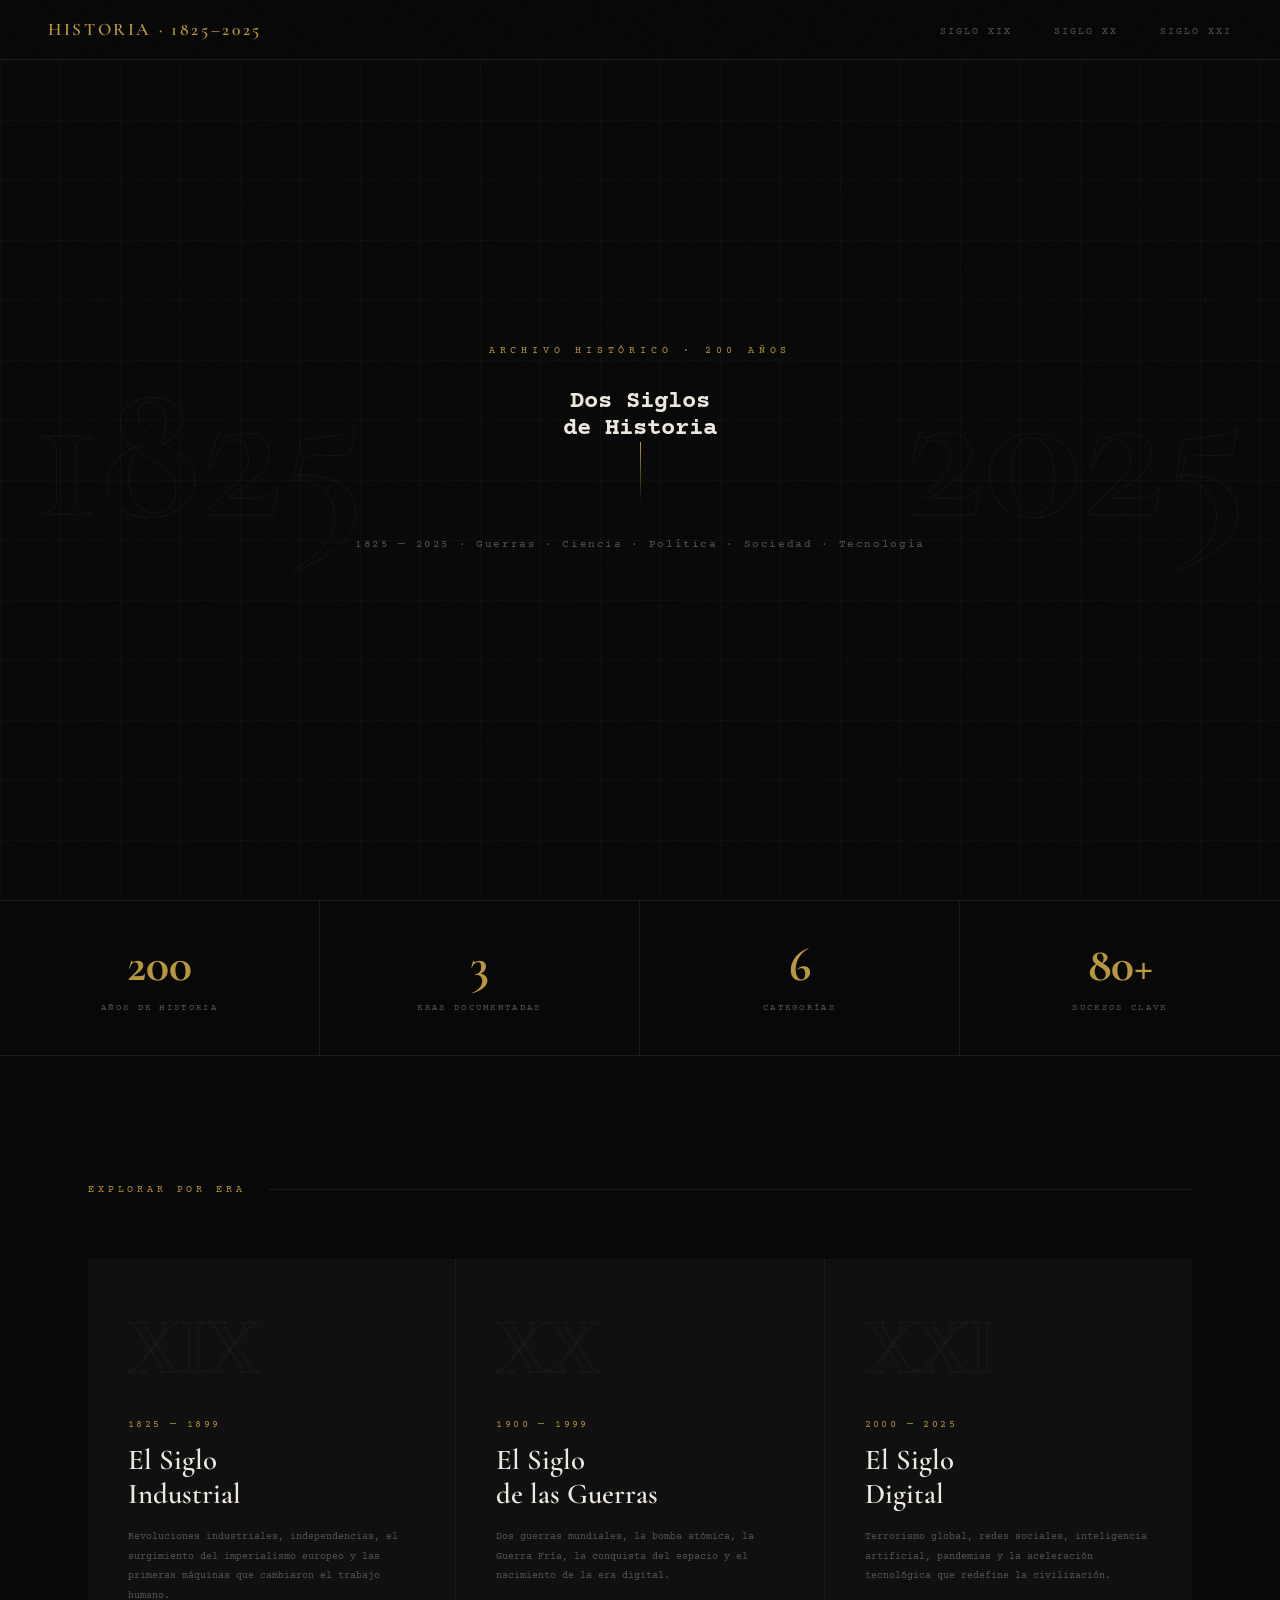
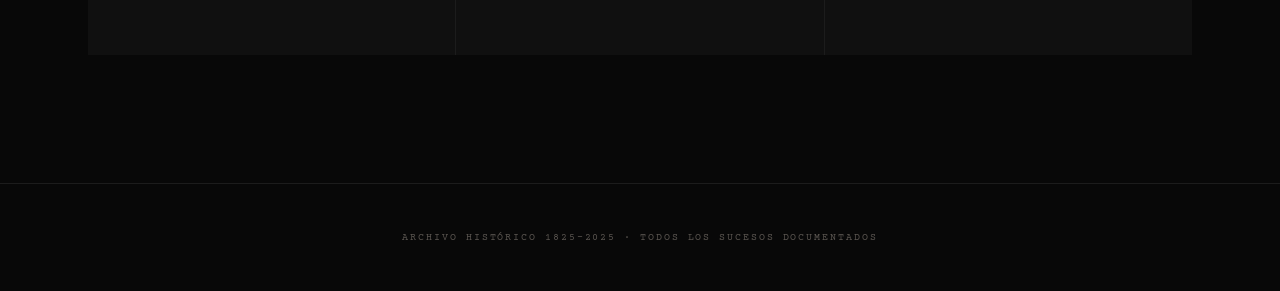
<file: dos siglos de historia/index.html>
<!DOCTYPE html>
<html lang="es">
<head>
<meta charset="UTF-8">
<meta name="viewport" content="width=device-width, initial-scale=1.0">
<title>Dos Siglos de Historia</title>
<link rel="stylesheet" href="style.css">
</head>
<body>
 
<header class="site-header">
  <a href="index.html" class="site-logo">Historia · 1825–2025</a>
  <nav class="site-nav">
    <a href="siglo19.html">Siglo XIX</a>
    <a href="siglo20.html">Siglo XX</a>
    <a href="siglo21.html">Siglo XXI</a>
  </nav>
</header>
 
<section class="hero">
  <div class="hero-grid"></div>
  <div class="hero-years">
    <span class="hero-year-ghost">1825</span>
    <span class="hero-year-ghost">2025</span>
  </div>
  <div class="hero-content">
    <p class="hero-eyebrow">Archivo histórico · 200 años</p>
    <h1>Dos <strong>Siglos</strong><br>de Historia</h1>
    <div class="hero-line"></div>
    <p class="hero-sub">1825 — 2025 · Guerras · Ciencia · Política · Sociedad · Tecnología</p>
  </div>
</section>
 
<div class="stats-bar">
  <div class="stat-item">
    <span class="stat-number">200</span>
    <span class="stat-label">Años de historia</span>
  </div>
  <div class="stat-item">
    <span class="stat-number">3</span>
    <span class="stat-label">Eras documentadas</span>
  </div>
  <div class="stat-item">
    <span class="stat-number">6</span>
    <span class="stat-label">Categorías</span>
  </div>
  <div class="stat-item">
    <span class="stat-number">80+</span>
    <span class="stat-label">Sucesos clave</span>
  </div>
</div>
 
<section class="cards-section">
  <div class="section-label">Explorar por era</div>
  <div class="era-cards">
 
    <a href="siglo19.html" class="era-card">
      <div class="era-number">XIX</div>
      <div class="era-period">1825 — 1899</div>
      <div class="era-name">El Siglo<br>Industrial</div>
      <p class="era-desc">Revoluciones industriales, independencias, el surgimiento del imperialismo europeo y las primeras máquinas que cambiaron el trabajo humano.</p>
      <span class="era-arrow">→ Explorar</span>
    </a>
 
    <a href="siglo20.html" class="era-card">
      <div class="era-number">XX</div>
      <div class="era-period">1900 — 1999</div>
      <div class="era-name">El Siglo<br>de las Guerras</div>
      <p class="era-desc">Dos guerras mundiales, la bomba atómica, la Guerra Fría, la conquista del espacio y el nacimiento de la era digital.</p>
      <span class="era-arrow">→ Explorar</span>
    </a>
 
    <a href="siglo21.html" class="era-card">
      <div class="era-number">XXI</div>
      <div class="era-period">2000 — 2025</div>
      <div class="era-name">El Siglo<br>Digital</div>
      <p class="era-desc">Terrorismo global, redes sociales, inteligencia artificial, pandemias y la aceleración tecnológica que redefine la civilización.</p>
      <span class="era-arrow">→ Explorar</span>
    </a>
 
  </div>
</section>
 
<footer>
  <p>Archivo histórico 1825–2025 · Todos los sucesos documentados</p>
</footer>
 
</body>
</html>
</file>
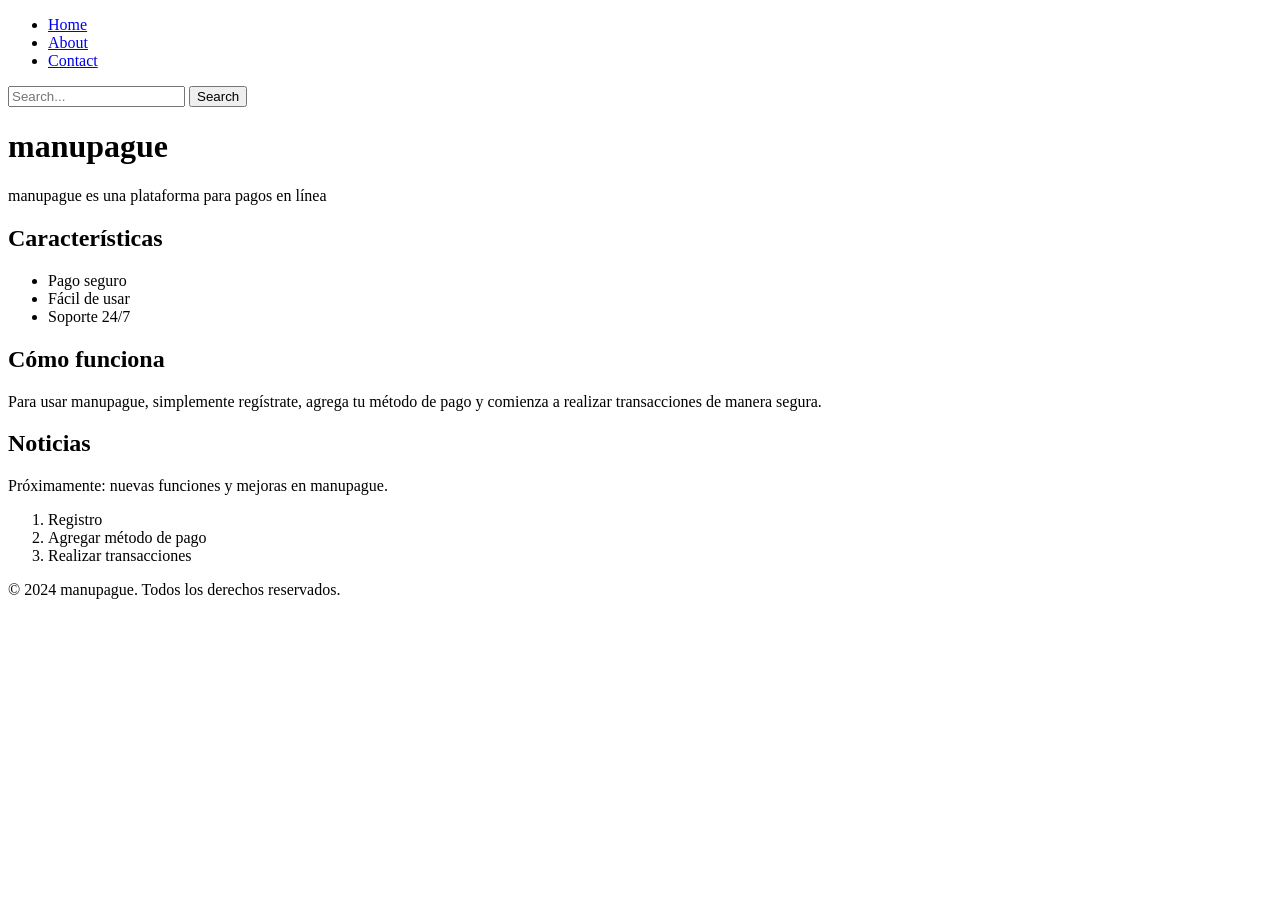
<file: manupague/index.html>
<!DOCTYPE html>
<html lang="en">
<head>
    <meta charset="UTF-8">
    <meta name="viewport" content="width=device-width, initial-scale=1.0">
    <title>manupague</title>
</head>
<body>
    <header>
        <nav>
            <ul>
                <li><a href="index.html">Home</a></li>
                <li><a href="about.html">About</a></li>
                <li><a href="contact.html">Contact</a></li>
            </ul>
            <form action="search.html" method="get">
                <input type="text" name="query" placeholder="Search...">
                <button type="submit">Search</button>
    </header>
    <main>
        <header>
        <h1>manupague</h1>
        <p>manupague es una plataforma para pagos en línea</p>
        </header>
        <section>
            <h2>Características</h2>
            <ul>
                <li>Pago seguro</li>
                <li>Fácil de usar</li>
                <li>Soporte 24/7</li>
            </ul>
        </section>
        <section>
            <h2>Cómo funciona</h2>
            <p>Para usar manupague, simplemente regístrate, agrega tu método de pago y comienza a realizar transacciones de manera segura.</p>
        </section>

    </main>
    <aside>
        <h2>Noticias</h2>
        <p>Próximamente: nuevas funciones y mejoras en manupague.</p>
    </aside>
    <ol>
        <li>Registro</li>
        <li>Agregar método de pago</li>
        <li>Realizar transacciones</li>
    </ol>
    <footer>
        <p>&copy; 2024 manupague. Todos los derechos reservados.</p>
    </footer>
</body>
</html>
</file>
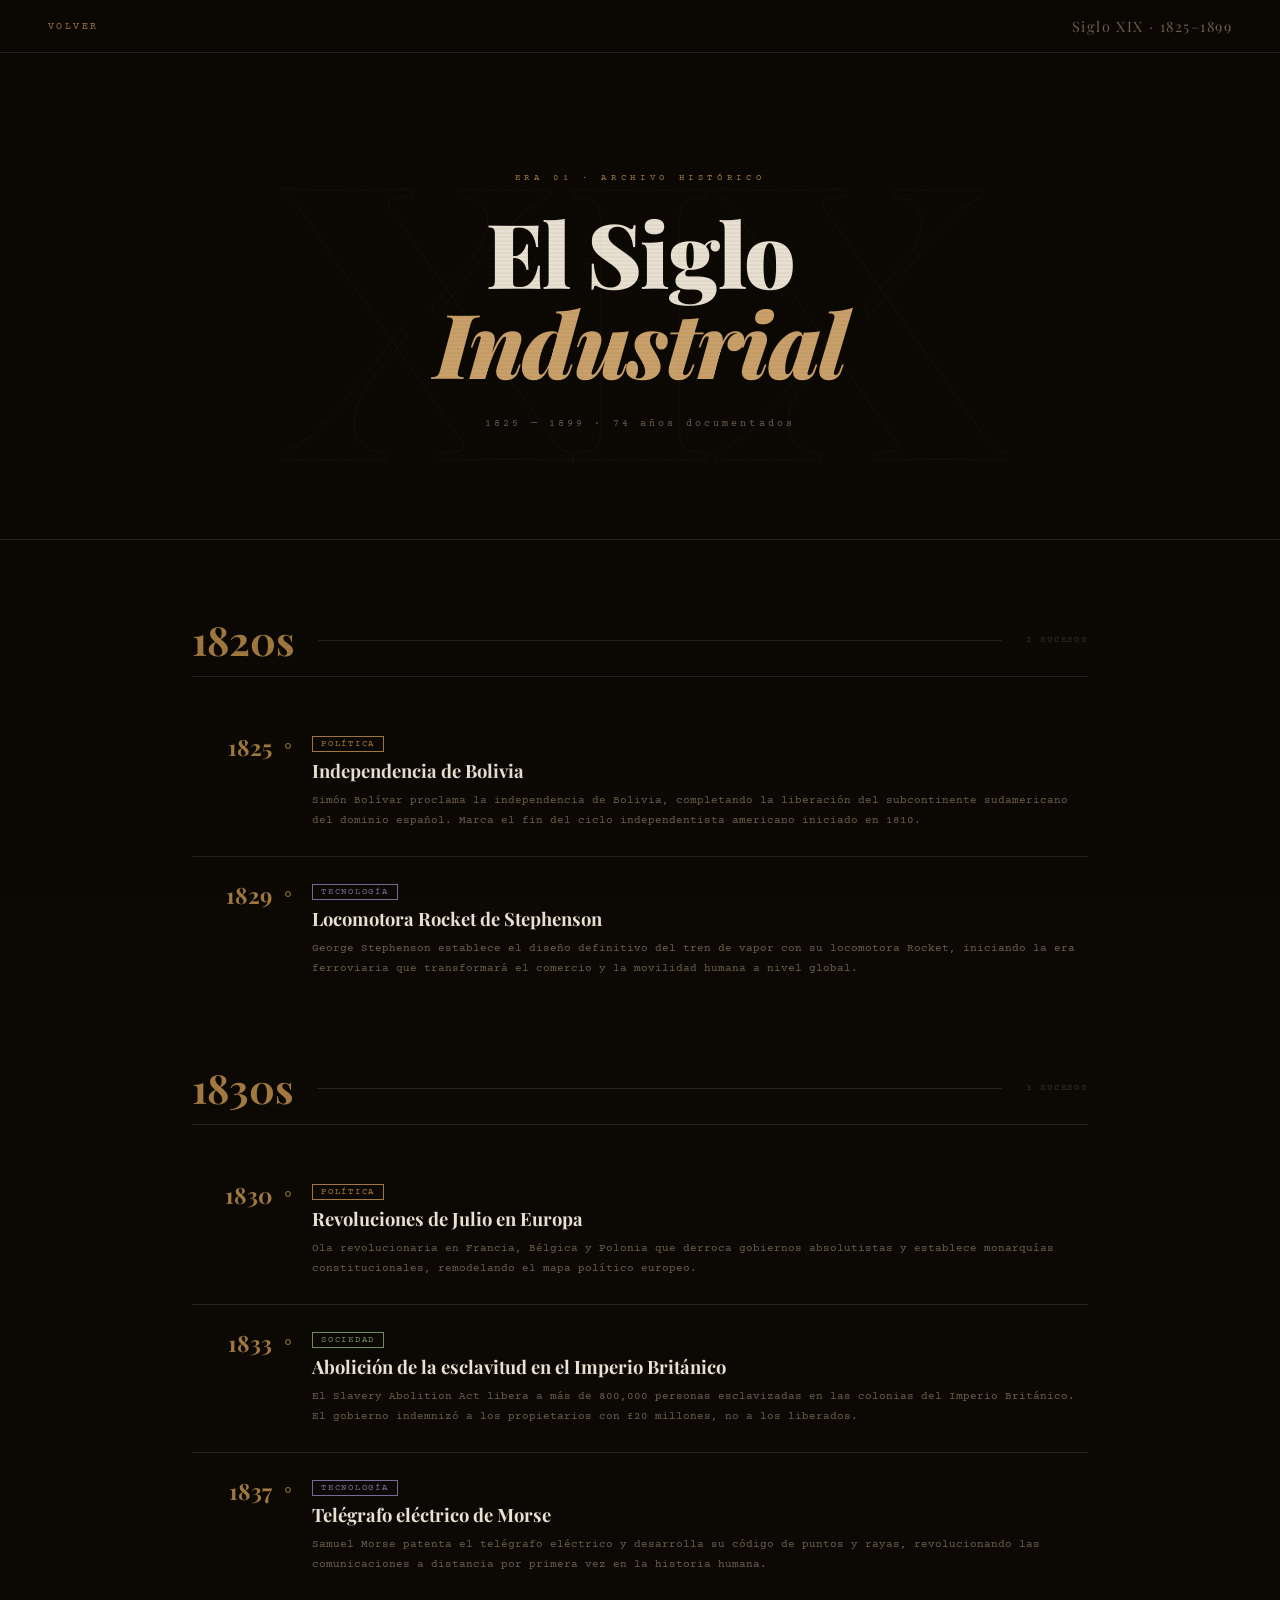
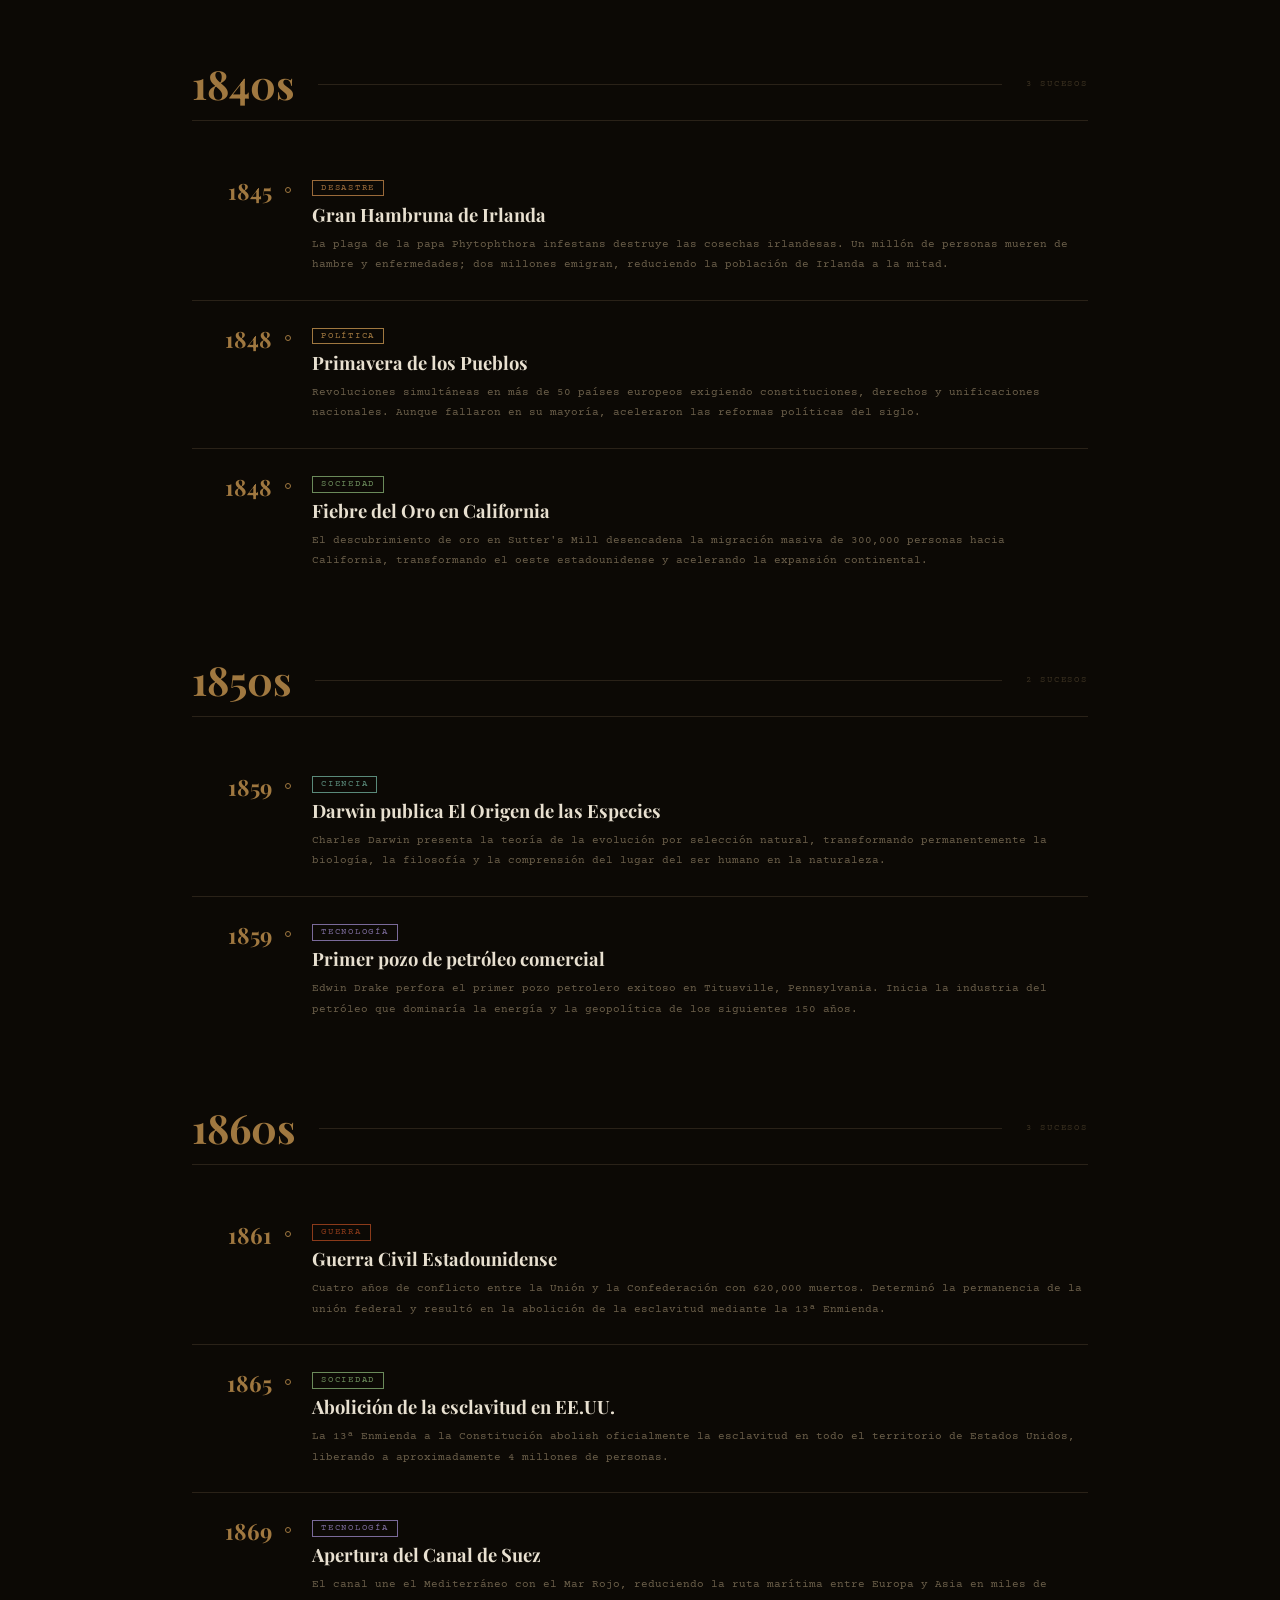
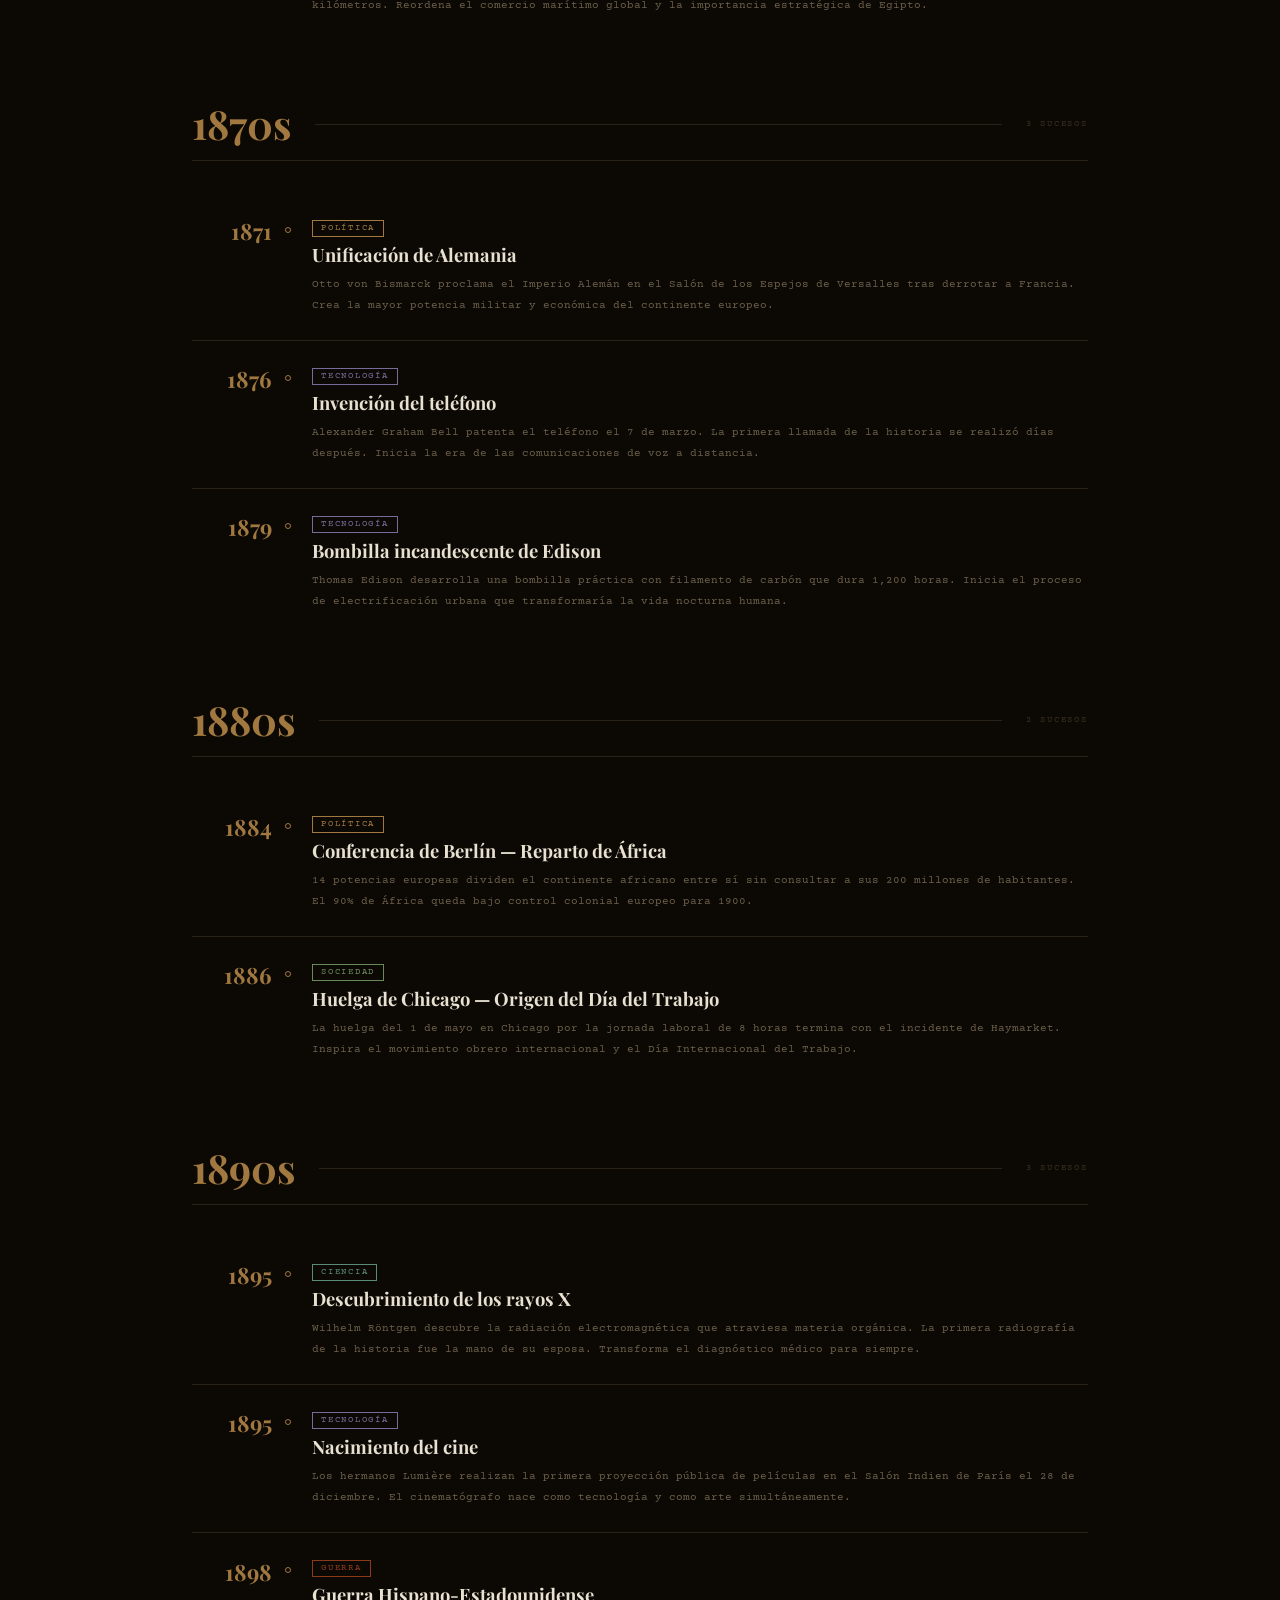
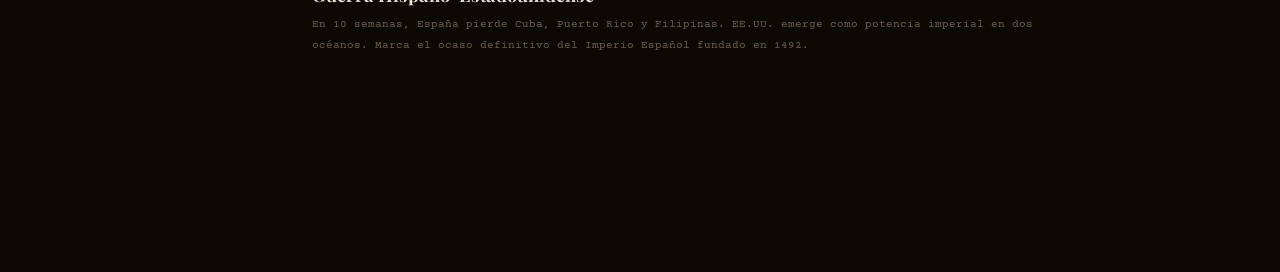
<file: dos siglos de historia/siglo19.html>
<!DOCTYPE html>
<html lang="es">
<head>
<meta charset="UTF-8">
<meta name="viewport" content="width=device-width, initial-scale=1.0">
<title>Siglo XIX · 1825–1899</title>
<link rel="stylesheet" href="19.css">
</head>
<body>

<nav class="page-nav">
  <a href="index.html" class="nav-back">Volver</a>
  <span class="nav-title">Siglo XIX · 1825–1899</span>
</nav>

<section class="era-hero">
  <p class="era-tag">Era 01 · Archivo histórico</p>
  <h1 class="era-title">El Siglo<br><em>Industrial</em></h1>
  <p class="era-dates">1825 — 1899 · 74 años documentados</p>
</section>

<main class="tl-body" id="tl-body">

  <!-- 1820s -->
  <div class="decade-group reveal">
    <div class="decade-header">
      <span class="decade-label">1820s</span>
      <div class="decade-rule"></div>
      <span class="decade-count">2 sucesos</span>
    </div>
    <div class="event-row">
      <div class="event-year">1825</div>
      <div class="event-body">
        <span class="event-cat politica">Política</span>
        <h2 class="event-title">Independencia de Bolivia</h2>
        <p class="event-desc">Simón Bolívar proclama la independencia de Bolivia, completando la liberación del subcontinente sudamericano del dominio español. Marca el fin del ciclo independentista americano iniciado en 1810.</p>
      </div>
    </div>
    <div class="event-row">
      <div class="event-year">1829</div>
      <div class="event-body">
        <span class="event-cat tecnologia">Tecnología</span>
        <h2 class="event-title">Locomotora Rocket de Stephenson</h2>
        <p class="event-desc">George Stephenson establece el diseño definitivo del tren de vapor con su locomotora Rocket, iniciando la era ferroviaria que transformará el comercio y la movilidad humana a nivel global.</p>
      </div>
    </div>
  </div>

  <!-- 1830s -->
  <div class="decade-group reveal">
    <div class="decade-header">
      <span class="decade-label">1830s</span>
      <div class="decade-rule"></div>
      <span class="decade-count">3 sucesos</span>
    </div>
    <div class="event-row">
      <div class="event-year">1830</div>
      <div class="event-body">
        <span class="event-cat politica">Política</span>
        <h2 class="event-title">Revoluciones de Julio en Europa</h2>
        <p class="event-desc">Ola revolucionaria en Francia, Bélgica y Polonia que derroca gobiernos absolutistas y establece monarquías constitucionales, remodelando el mapa político europeo.</p>
      </div>
    </div>
    <div class="event-row">
      <div class="event-year">1833</div>
      <div class="event-body">
        <span class="event-cat sociedad">Sociedad</span>
        <h2 class="event-title">Abolición de la esclavitud en el Imperio Británico</h2>
        <p class="event-desc">El Slavery Abolition Act libera a más de 800,000 personas esclavizadas en las colonias del Imperio Británico. El gobierno indemnizó a los propietarios con £20 millones, no a los liberados.</p>
      </div>
    </div>
    <div class="event-row">
      <div class="event-year">1837</div>
      <div class="event-body">
        <span class="event-cat tecnologia">Tecnología</span>
        <h2 class="event-title">Telégrafo eléctrico de Morse</h2>
        <p class="event-desc">Samuel Morse patenta el telégrafo eléctrico y desarrolla su código de puntos y rayas, revolucionando las comunicaciones a distancia por primera vez en la historia humana.</p>
      </div>
    </div>
  </div>

  <!-- 1840s -->
  <div class="decade-group reveal">
    <div class="decade-header">
      <span class="decade-label">1840s</span>
      <div class="decade-rule"></div>
      <span class="decade-count">3 sucesos</span>
    </div>
    <div class="event-row">
      <div class="event-year">1845</div>
      <div class="event-body">
        <span class="event-cat desastre">Desastre</span>
        <h2 class="event-title">Gran Hambruna de Irlanda</h2>
        <p class="event-desc">La plaga de la papa Phytophthora infestans destruye las cosechas irlandesas. Un millón de personas mueren de hambre y enfermedades; dos millones emigran, reduciendo la población de Irlanda a la mitad.</p>
      </div>
    </div>
    <div class="event-row">
      <div class="event-year">1848</div>
      <div class="event-body">
        <span class="event-cat politica">Política</span>
        <h2 class="event-title">Primavera de los Pueblos</h2>
        <p class="event-desc">Revoluciones simultáneas en más de 50 países europeos exigiendo constituciones, derechos y unificaciones nacionales. Aunque fallaron en su mayoría, aceleraron las reformas políticas del siglo.</p>
      </div>
    </div>
    <div class="event-row">
      <div class="event-year">1848</div>
      <div class="event-body">
        <span class="event-cat sociedad">Sociedad</span>
        <h2 class="event-title">Fiebre del Oro en California</h2>
        <p class="event-desc">El descubrimiento de oro en Sutter's Mill desencadena la migración masiva de 300,000 personas hacia California, transformando el oeste estadounidense y acelerando la expansión continental.</p>
      </div>
    </div>
  </div>

  <!-- 1850s -->
  <div class="decade-group reveal">
    <div class="decade-header">
      <span class="decade-label">1850s</span>
      <div class="decade-rule"></div>
      <span class="decade-count">2 sucesos</span>
    </div>
    <div class="event-row">
      <div class="event-year">1859</div>
      <div class="event-body">
        <span class="event-cat ciencia">Ciencia</span>
        <h2 class="event-title">Darwin publica El Origen de las Especies</h2>
        <p class="event-desc">Charles Darwin presenta la teoría de la evolución por selección natural, transformando permanentemente la biología, la filosofía y la comprensión del lugar del ser humano en la naturaleza.</p>
      </div>
    </div>
    <div class="event-row">
      <div class="event-year">1859</div>
      <div class="event-body">
        <span class="event-cat tecnologia">Tecnología</span>
        <h2 class="event-title">Primer pozo de petróleo comercial</h2>
        <p class="event-desc">Edwin Drake perfora el primer pozo petrolero exitoso en Titusville, Pennsylvania. Inicia la industria del petróleo que dominaría la energía y la geopolítica de los siguientes 150 años.</p>
      </div>
    </div>
  </div>

  <!-- 1860s -->
  <div class="decade-group reveal">
    <div class="decade-header">
      <span class="decade-label">1860s</span>
      <div class="decade-rule"></div>
      <span class="decade-count">3 sucesos</span>
    </div>
    <div class="event-row">
      <div class="event-year">1861</div>
      <div class="event-body">
        <span class="event-cat guerra">Guerra</span>
        <h2 class="event-title">Guerra Civil Estadounidense</h2>
        <p class="event-desc">Cuatro años de conflicto entre la Unión y la Confederación con 620,000 muertos. Determinó la permanencia de la unión federal y resultó en la abolición de la esclavitud mediante la 13ª Enmienda.</p>
      </div>
    </div>
    <div class="event-row">
      <div class="event-year">1865</div>
      <div class="event-body">
        <span class="event-cat sociedad">Sociedad</span>
        <h2 class="event-title">Abolición de la esclavitud en EE.UU.</h2>
        <p class="event-desc">La 13ª Enmienda a la Constitución abolish oficialmente la esclavitud en todo el territorio de Estados Unidos, liberando a aproximadamente 4 millones de personas.</p>
      </div>
    </div>
    <div class="event-row">
      <div class="event-year">1869</div>
      <div class="event-body">
        <span class="event-cat tecnologia">Tecnología</span>
        <h2 class="event-title">Apertura del Canal de Suez</h2>
        <p class="event-desc">El canal une el Mediterráneo con el Mar Rojo, reduciendo la ruta marítima entre Europa y Asia en miles de kilómetros. Reordena el comercio marítimo global y la importancia estratégica de Egipto.</p>
      </div>
    </div>
  </div>

  <!-- 1870s -->
  <div class="decade-group reveal">
    <div class="decade-header">
      <span class="decade-label">1870s</span>
      <div class="decade-rule"></div>
      <span class="decade-count">3 sucesos</span>
    </div>
    <div class="event-row">
      <div class="event-year">1871</div>
      <div class="event-body">
        <span class="event-cat politica">Política</span>
        <h2 class="event-title">Unificación de Alemania</h2>
        <p class="event-desc">Otto von Bismarck proclama el Imperio Alemán en el Salón de los Espejos de Versalles tras derrotar a Francia. Crea la mayor potencia militar y económica del continente europeo.</p>
      </div>
    </div>
    <div class="event-row">
      <div class="event-year">1876</div>
      <div class="event-body">
        <span class="event-cat tecnologia">Tecnología</span>
        <h2 class="event-title">Invención del teléfono</h2>
        <p class="event-desc">Alexander Graham Bell patenta el teléfono el 7 de marzo. La primera llamada de la historia se realizó días después. Inicia la era de las comunicaciones de voz a distancia.</p>
      </div>
    </div>
    <div class="event-row">
      <div class="event-year">1879</div>
      <div class="event-body">
        <span class="event-cat tecnologia">Tecnología</span>
        <h2 class="event-title">Bombilla incandescente de Edison</h2>
        <p class="event-desc">Thomas Edison desarrolla una bombilla práctica con filamento de carbón que dura 1,200 horas. Inicia el proceso de electrificación urbana que transformaría la vida nocturna humana.</p>
      </div>
    </div>
  </div>

  <!-- 1880s -->
  <div class="decade-group reveal">
    <div class="decade-header">
      <span class="decade-label">1880s</span>
      <div class="decade-rule"></div>
      <span class="decade-count">2 sucesos</span>
    </div>
    <div class="event-row">
      <div class="event-year">1884</div>
      <div class="event-body">
        <span class="event-cat politica">Política</span>
        <h2 class="event-title">Conferencia de Berlín — Reparto de África</h2>
        <p class="event-desc">14 potencias europeas dividen el continente africano entre sí sin consultar a sus 200 millones de habitantes. El 90% de África queda bajo control colonial europeo para 1900.</p>
      </div>
    </div>
    <div class="event-row">
      <div class="event-year">1886</div>
      <div class="event-body">
        <span class="event-cat sociedad">Sociedad</span>
        <h2 class="event-title">Huelga de Chicago — Origen del Día del Trabajo</h2>
        <p class="event-desc">La huelga del 1 de mayo en Chicago por la jornada laboral de 8 horas termina con el incidente de Haymarket. Inspira el movimiento obrero internacional y el Día Internacional del Trabajo.</p>
      </div>
    </div>
  </div>

  <!-- 1890s -->
  <div class="decade-group reveal">
    <div class="decade-header">
      <span class="decade-label">1890s</span>
      <div class="decade-rule"></div>
      <span class="decade-count">3 sucesos</span>
    </div>
    <div class="event-row">
      <div class="event-year">1895</div>
      <div class="event-body">
        <span class="event-cat ciencia">Ciencia</span>
        <h2 class="event-title">Descubrimiento de los rayos X</h2>
        <p class="event-desc">Wilhelm Röntgen descubre la radiación electromagnética que atraviesa materia orgánica. La primera radiografía de la historia fue la mano de su esposa. Transforma el diagnóstico médico para siempre.</p>
      </div>
    </div>
    <div class="event-row">
      <div class="event-year">1895</div>
      <div class="event-body">
        <span class="event-cat tecnologia">Tecnología</span>
        <h2 class="event-title">Nacimiento del cine</h2>
        <p class="event-desc">Los hermanos Lumière realizan la primera proyección pública de películas en el Salón Indien de París el 28 de diciembre. El cinematógrafo nace como tecnología y como arte simultáneamente.</p>
      </div>
    </div>
    <div class="event-row">
      <div class="event-year">1898</div>
      <div class="event-body">
        <span class="event-cat guerra">Guerra</span>
        <h2 class="event-title">Guerra Hispano-Estadounidense</h2>
        <p class="event-desc">En 10 semanas, España pierde Cuba, Puerto Rico y Filipinas. EE.UU. emerge como potencia imperial en dos océanos. Marca el ocaso definitivo del Imperio Español fundado en 1492.</p>
      </div>
    </div>
  </div>

</main>

<script>
  // Scroll reveal
  const observer = new IntersectionObserver((entries) => {
    entries.forEach(e => { if (e.isIntersecting) e.target.classList.add('visible'); });
  }, { threshold: 0.1 });
  document.querySelectorAll('.reveal').forEach(el => observer.observe(el));
</script>

</body>
</html>
</file>
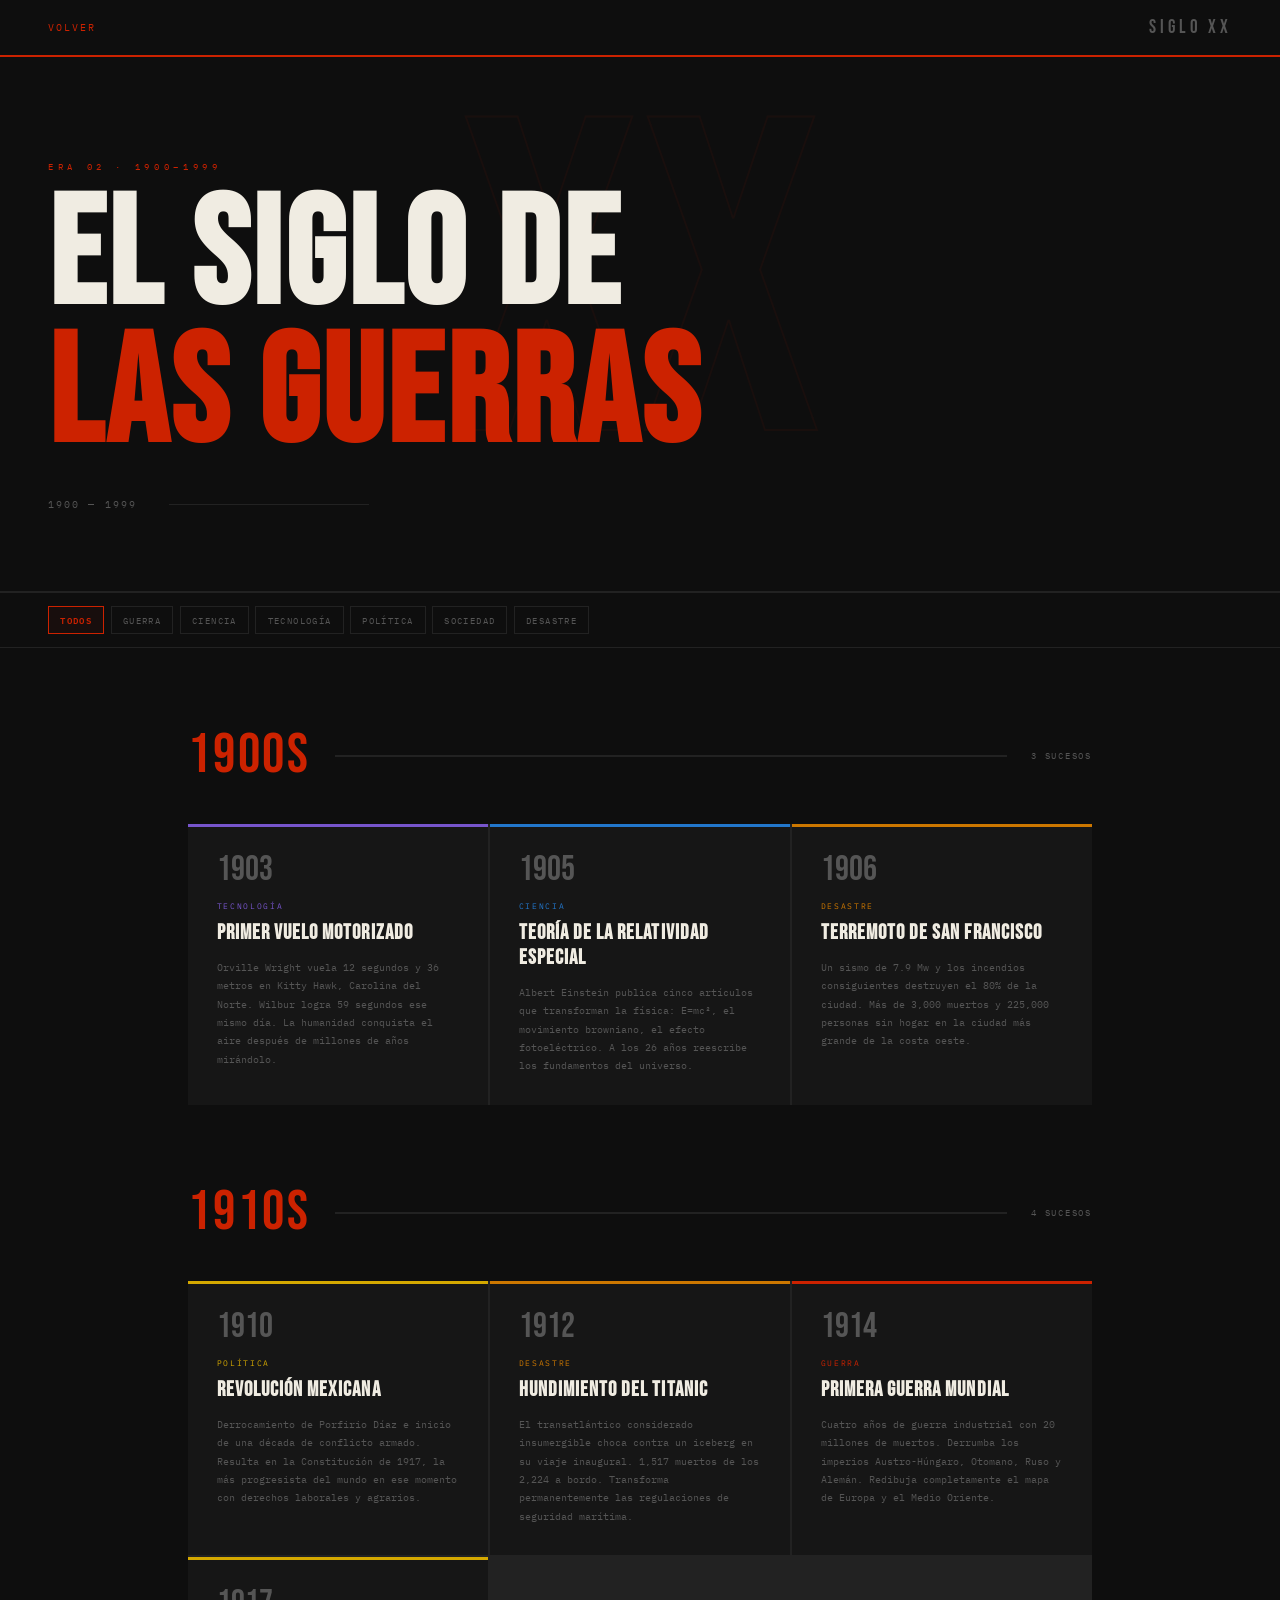
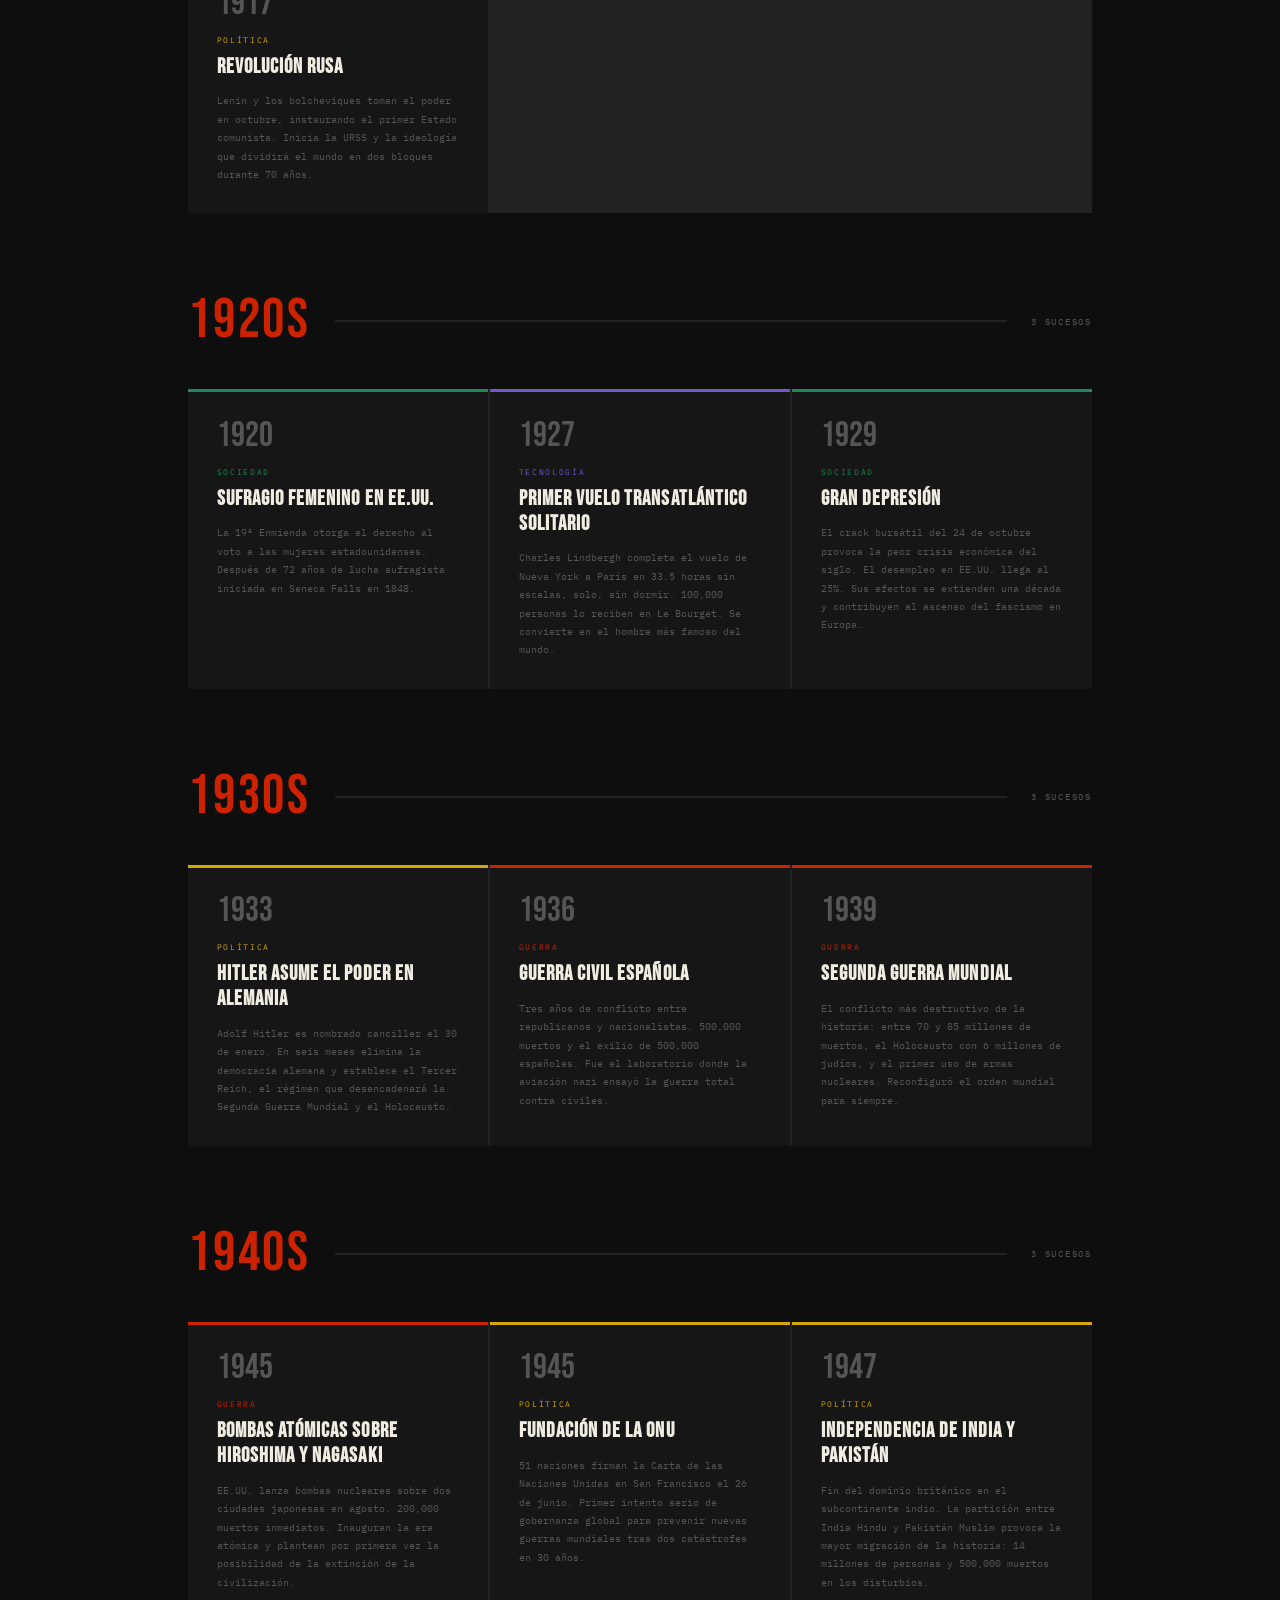
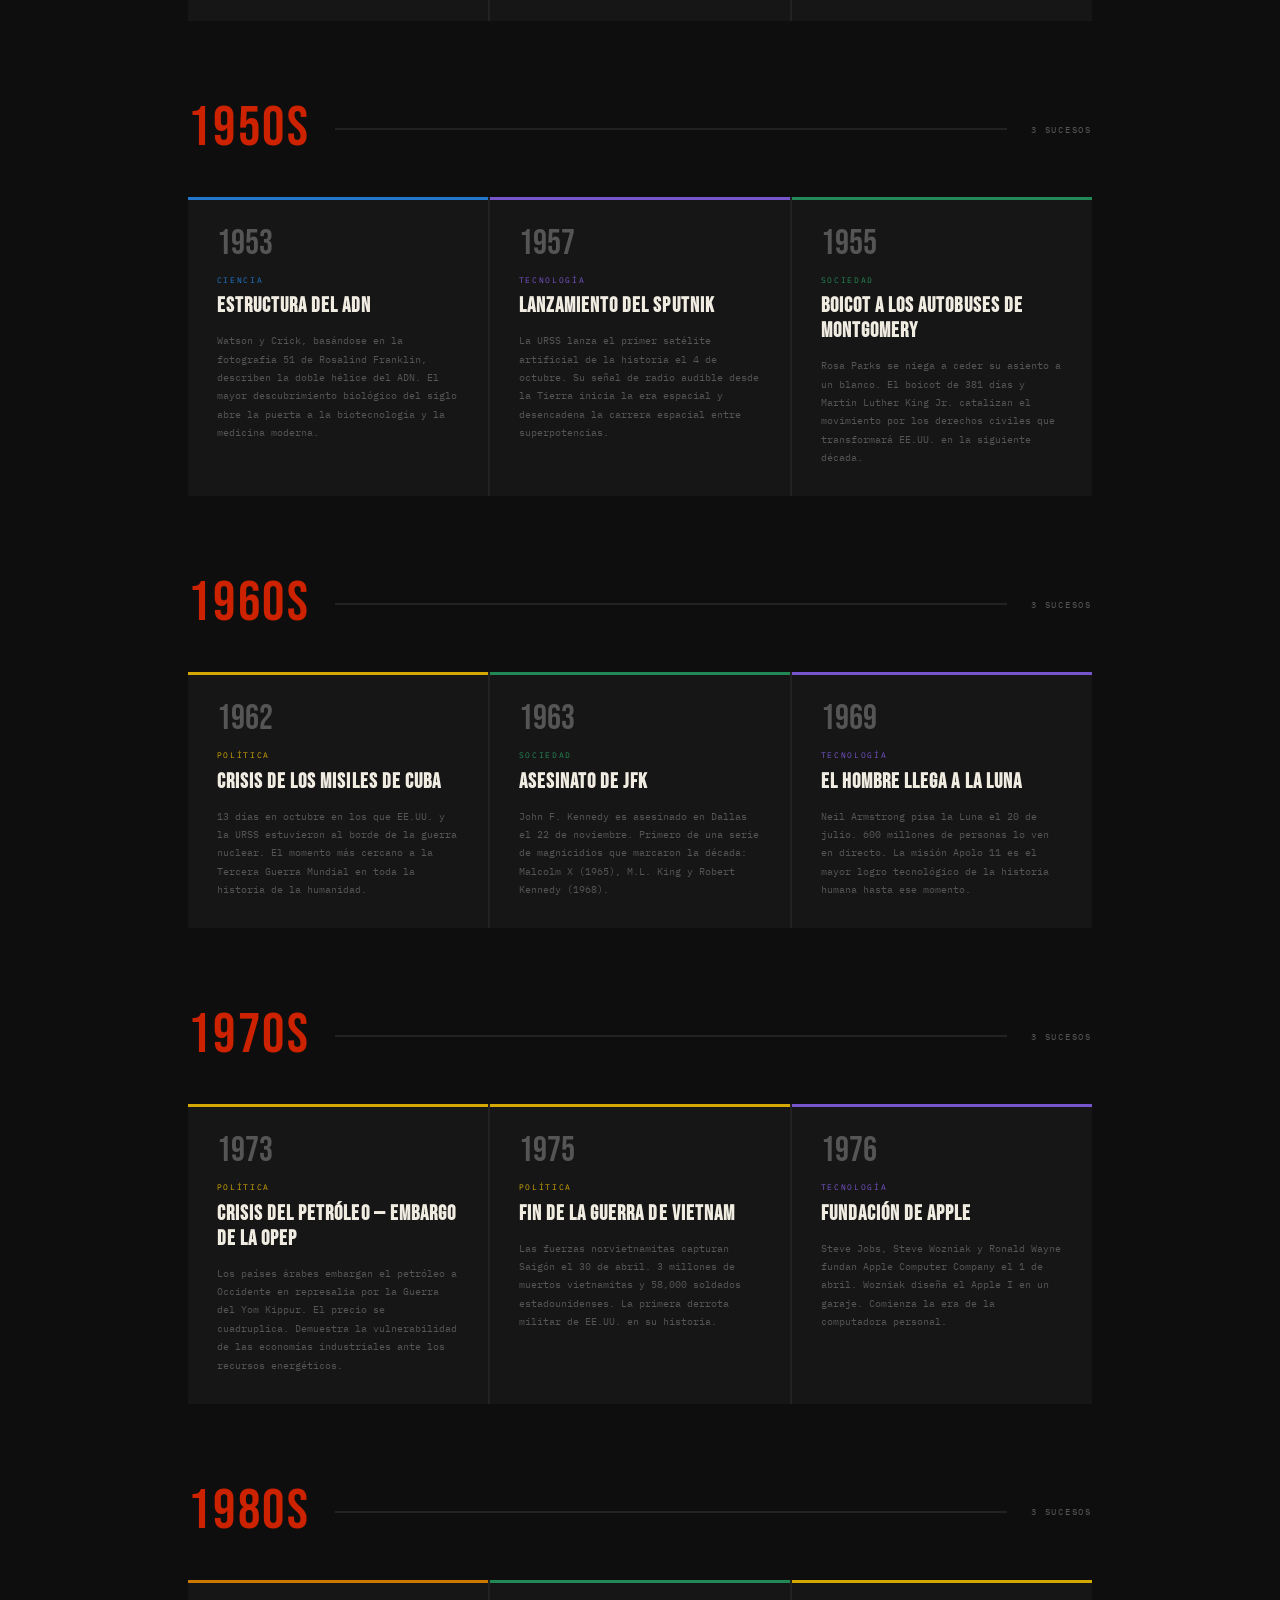
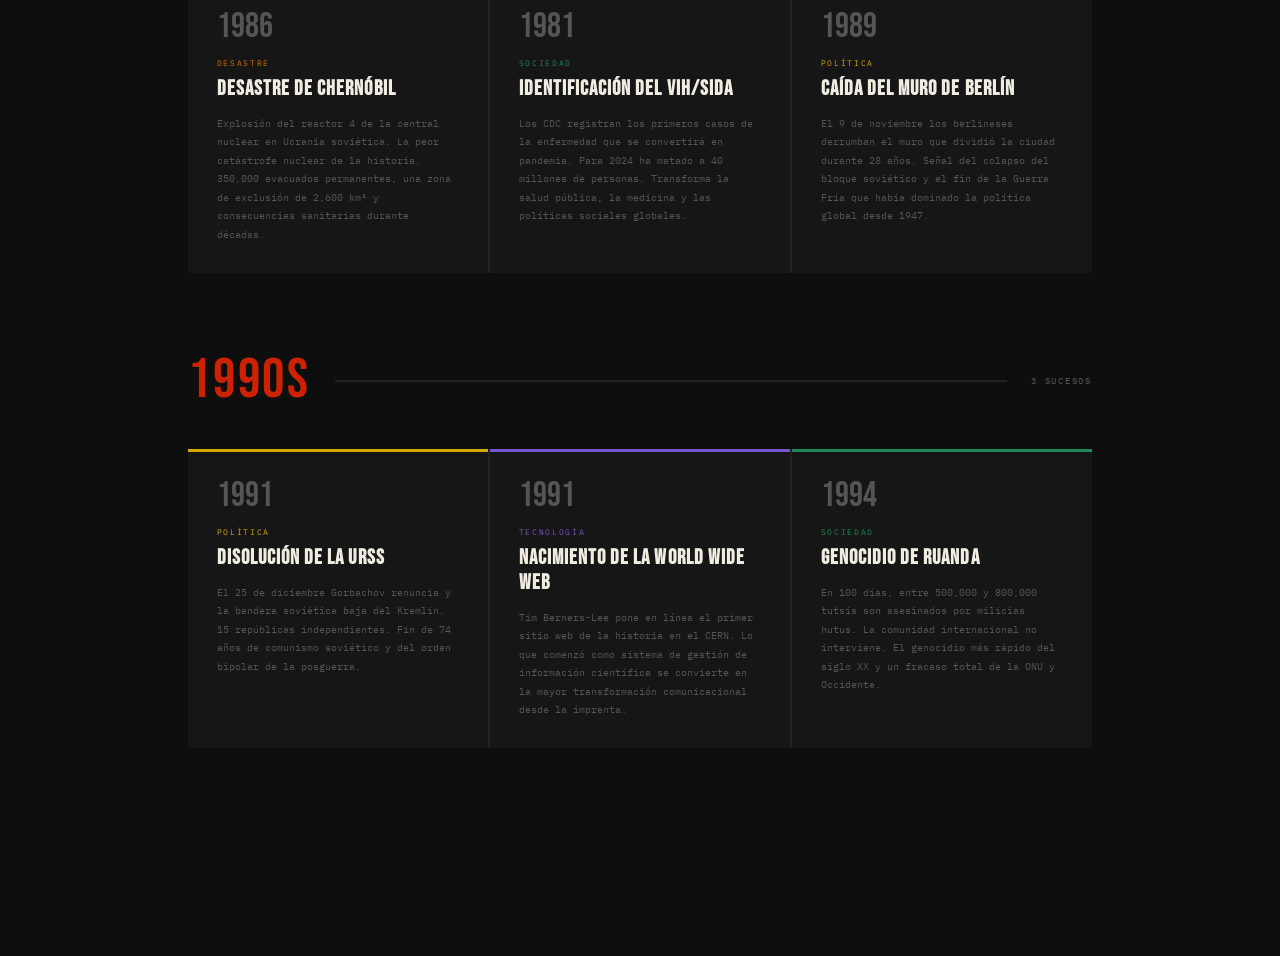
<file: dos siglos de historia/siglo20.html>
<!DOCTYPE html>
<html lang="es">
<head>
<meta charset="UTF-8">
<meta name="viewport" content="width=device-width, initial-scale=1.0">
<title>Siglo XX · 1900–1999</title>
<link rel="stylesheet" href="20.css">
</head>
<body>

<nav class="page-nav">
  <a href="index.html" class="nav-back">Volver</a>
  <span class="nav-title">Siglo XX</span>
</nav>

<section class="era-hero">
  <div class="hero-bg-text">XX</div>
  <span class="era-tag">Era 02 · 1900–1999</span>
  <h1 class="era-title">El Siglo de<br><span class="accent">las Guerras</span></h1>
  <div class="era-meta">
    <span class="era-dates">1900 — 1999</span>
    <div class="era-divider"></div>
  </div>
</section>

<div class="filter-bar">
  <button class="filter-btn active" data-filter="all">Todos</button>
  <button class="filter-btn" data-filter="guerra">Guerra</button>
  <button class="filter-btn" data-filter="ciencia">Ciencia</button>
  <button class="filter-btn" data-filter="tecnologia">Tecnología</button>
  <button class="filter-btn" data-filter="politica">Política</button>
  <button class="filter-btn" data-filter="sociedad">Sociedad</button>
  <button class="filter-btn" data-filter="desastre">Desastre</button>
</div>

<main class="tl-body">

  <!-- 1900s -->
  <div class="decade-group reveal" id="d1900">
    <div class="decade-header">
      <span class="decade-label">1900s</span>
      <div class="decade-rule"></div>
      <span class="decade-count">3 sucesos</span>
    </div>
    <div class="events-grid">
      <div class="event-card reveal" data-cat="tecnologia">
        <div class="card-year">1903</div>
        <span class="card-cat">Tecnología</span>
        <h2 class="card-title">Primer vuelo motorizado</h2>
        <p class="card-desc">Orville Wright vuela 12 segundos y 36 metros en Kitty Hawk, Carolina del Norte. Wilbur logra 59 segundos ese mismo día. La humanidad conquista el aire después de millones de años mirándolo.</p>
      </div>
      <div class="event-card reveal" data-cat="ciencia">
        <div class="card-year">1905</div>
        <span class="card-cat">Ciencia</span>
        <h2 class="card-title">Teoría de la relatividad especial</h2>
        <p class="card-desc">Albert Einstein publica cinco artículos que transforman la física: E=mc², el movimiento browniano, el efecto fotoeléctrico. A los 26 años reescribe los fundamentos del universo.</p>
      </div>
      <div class="event-card reveal" data-cat="desastre">
        <div class="card-year">1906</div>
        <span class="card-cat">Desastre</span>
        <h2 class="card-title">Terremoto de San Francisco</h2>
        <p class="card-desc">Un sismo de 7.9 Mw y los incendios consiguientes destruyen el 80% de la ciudad. Más de 3,000 muertos y 225,000 personas sin hogar en la ciudad más grande de la costa oeste.</p>
      </div>
    </div>
  </div>

  <!-- 1910s -->
  <div class="decade-group reveal" id="d1910">
    <div class="decade-header">
      <span class="decade-label">1910s</span>
      <div class="decade-rule"></div>
      <span class="decade-count">4 sucesos</span>
    </div>
    <div class="events-grid">
      <div class="event-card reveal" data-cat="politica">
        <div class="card-year">1910</div>
        <span class="card-cat">Política</span>
        <h2 class="card-title">Revolución Mexicana</h2>
        <p class="card-desc">Derrocamiento de Porfirio Díaz e inicio de una década de conflicto armado. Resulta en la Constitución de 1917, la más progresista del mundo en ese momento con derechos laborales y agrarios.</p>
      </div>
      <div class="event-card reveal" data-cat="desastre">
        <div class="card-year">1912</div>
        <span class="card-cat">Desastre</span>
        <h2 class="card-title">Hundimiento del Titanic</h2>
        <p class="card-desc">El transatlántico considerado insumergible choca contra un iceberg en su viaje inaugural. 1,517 muertos de los 2,224 a bordo. Transforma permanentemente las regulaciones de seguridad marítima.</p>
      </div>
      <div class="event-card reveal" data-cat="guerra">
        <div class="card-year">1914</div>
        <span class="card-cat">Guerra</span>
        <h2 class="card-title">Primera Guerra Mundial</h2>
        <p class="card-desc">Cuatro años de guerra industrial con 20 millones de muertos. Derrumba los imperios Austro-Húngaro, Otomano, Ruso y Alemán. Redibuja completamente el mapa de Europa y el Medio Oriente.</p>
      </div>
      <div class="event-card reveal" data-cat="politica">
        <div class="card-year">1917</div>
        <span class="card-cat">Política</span>
        <h2 class="card-title">Revolución Rusa</h2>
        <p class="card-desc">Lenin y los bolcheviques toman el poder en octubre, instaurando el primer Estado comunista. Inicia la URSS y la ideología que dividirá el mundo en dos bloques durante 70 años.</p>
      </div>
    </div>
  </div>

  <!-- 1920s -->
  <div class="decade-group reveal" id="d1920">
    <div class="decade-header">
      <span class="decade-label">1920s</span>
      <div class="decade-rule"></div>
      <span class="decade-count">3 sucesos</span>
    </div>
    <div class="events-grid">
      <div class="event-card reveal" data-cat="sociedad">
        <div class="card-year">1920</div>
        <span class="card-cat">Sociedad</span>
        <h2 class="card-title">Sufragio femenino en EE.UU.</h2>
        <p class="card-desc">La 19ª Enmienda otorga el derecho al voto a las mujeres estadounidenses. Después de 72 años de lucha sufragista iniciada en Seneca Falls en 1848.</p>
      </div>
      <div class="event-card reveal" data-cat="tecnologia">
        <div class="card-year">1927</div>
        <span class="card-cat">Tecnología</span>
        <h2 class="card-title">Primer vuelo transatlántico solitario</h2>
        <p class="card-desc">Charles Lindbergh completa el vuelo de Nueva York a París en 33.5 horas sin escalas, solo, sin dormir. 100,000 personas lo reciben en Le Bourget. Se convierte en el hombre más famoso del mundo.</p>
      </div>
      <div class="event-card reveal" data-cat="sociedad">
        <div class="card-year">1929</div>
        <span class="card-cat">Sociedad</span>
        <h2 class="card-title">Gran Depresión</h2>
        <p class="card-desc">El crack bursátil del 24 de octubre provoca la peor crisis económica del siglo. El desempleo en EE.UU. llega al 25%. Sus efectos se extienden una década y contribuyen al ascenso del fascismo en Europa.</p>
      </div>
    </div>
  </div>

  <!-- 1930s -->
  <div class="decade-group reveal" id="d1930">
    <div class="decade-header">
      <span class="decade-label">1930s</span>
      <div class="decade-rule"></div>
      <span class="decade-count">3 sucesos</span>
    </div>
    <div class="events-grid">
      <div class="event-card reveal" data-cat="politica">
        <div class="card-year">1933</div>
        <span class="card-cat">Política</span>
        <h2 class="card-title">Hitler asume el poder en Alemania</h2>
        <p class="card-desc">Adolf Hitler es nombrado canciller el 30 de enero. En seis meses elimina la democracia alemana y establece el Tercer Reich, el régimen que desencadenará la Segunda Guerra Mundial y el Holocausto.</p>
      </div>
      <div class="event-card reveal" data-cat="guerra">
        <div class="card-year">1936</div>
        <span class="card-cat">Guerra</span>
        <h2 class="card-title">Guerra Civil Española</h2>
        <p class="card-desc">Tres años de conflicto entre republicanos y nacionalistas. 500,000 muertos y el exilio de 500,000 españoles. Fue el laboratorio donde la aviación nazi ensayó la guerra total contra civiles.</p>
      </div>
      <div class="event-card reveal" data-cat="guerra">
        <div class="card-year">1939</div>
        <span class="card-cat">Guerra</span>
        <h2 class="card-title">Segunda Guerra Mundial</h2>
        <p class="card-desc">El conflicto más destructivo de la historia: entre 70 y 85 millones de muertos, el Holocausto con 6 millones de judíos, y el primer uso de armas nucleares. Reconfiguró el orden mundial para siempre.</p>
      </div>
    </div>
  </div>

  <!-- 1940s -->
  <div class="decade-group reveal" id="d1940">
    <div class="decade-header">
      <span class="decade-label">1940s</span>
      <div class="decade-rule"></div>
      <span class="decade-count">3 sucesos</span>
    </div>
    <div class="events-grid">
      <div class="event-card reveal" data-cat="guerra">
        <div class="card-year">1945</div>
        <span class="card-cat">Guerra</span>
        <h2 class="card-title">Bombas atómicas sobre Hiroshima y Nagasaki</h2>
        <p class="card-desc">EE.UU. lanza bombas nucleares sobre dos ciudades japonesas en agosto. 200,000 muertos inmediatos. Inauguran la era atómica y plantean por primera vez la posibilidad de la extinción de la civilización.</p>
      </div>
      <div class="event-card reveal" data-cat="politica">
        <div class="card-year">1945</div>
        <span class="card-cat">Política</span>
        <h2 class="card-title">Fundación de la ONU</h2>
        <p class="card-desc">51 naciones firman la Carta de las Naciones Unidas en San Francisco el 26 de junio. Primer intento serio de gobernanza global para prevenir nuevas guerras mundiales tras dos catástrofes en 30 años.</p>
      </div>
      <div class="event-card reveal" data-cat="politica">
        <div class="card-year">1947</div>
        <span class="card-cat">Política</span>
        <h2 class="card-title">Independencia de India y Pakistán</h2>
        <p class="card-desc">Fin del dominio británico en el subcontinente indio. La partición entre India Hindu y Pakistán Muslim provoca la mayor migración de la historia: 14 millones de personas y 500,000 muertos en los disturbios.</p>
      </div>
    </div>
  </div>

  <!-- 1950s -->
  <div class="decade-group reveal" id="d1950">
    <div class="decade-header">
      <span class="decade-label">1950s</span>
      <div class="decade-rule"></div>
      <span class="decade-count">3 sucesos</span>
    </div>
    <div class="events-grid">
      <div class="event-card reveal" data-cat="ciencia">
        <div class="card-year">1953</div>
        <span class="card-cat">Ciencia</span>
        <h2 class="card-title">Estructura del ADN</h2>
        <p class="card-desc">Watson y Crick, basándose en la fotografía 51 de Rosalind Franklin, describen la doble hélice del ADN. El mayor descubrimiento biológico del siglo abre la puerta a la biotecnología y la medicina moderna.</p>
      </div>
      <div class="event-card reveal" data-cat="tecnologia">
        <div class="card-year">1957</div>
        <span class="card-cat">Tecnología</span>
        <h2 class="card-title">Lanzamiento del Sputnik</h2>
        <p class="card-desc">La URSS lanza el primer satélite artificial de la historia el 4 de octubre. Su señal de radio audible desde la Tierra inicia la era espacial y desencadena la carrera espacial entre superpotencias.</p>
      </div>
      <div class="event-card reveal" data-cat="sociedad">
        <div class="card-year">1955</div>
        <span class="card-cat">Sociedad</span>
        <h2 class="card-title">Boicot a los autobuses de Montgomery</h2>
        <p class="card-desc">Rosa Parks se niega a ceder su asiento a un blanco. El boicot de 381 días y Martin Luther King Jr. catalizan el movimiento por los derechos civiles que transformará EE.UU. en la siguiente década.</p>
      </div>
    </div>
  </div>

  <!-- 1960s -->
  <div class="decade-group reveal" id="d1960">
    <div class="decade-header">
      <span class="decade-label">1960s</span>
      <div class="decade-rule"></div>
      <span class="decade-count">3 sucesos</span>
    </div>
    <div class="events-grid">
      <div class="event-card reveal" data-cat="politica">
        <div class="card-year">1962</div>
        <span class="card-cat">Política</span>
        <h2 class="card-title">Crisis de los Misiles de Cuba</h2>
        <p class="card-desc">13 días en octubre en los que EE.UU. y la URSS estuvieron al borde de la guerra nuclear. El momento más cercano a la Tercera Guerra Mundial en toda la historia de la humanidad.</p>
      </div>
      <div class="event-card reveal" data-cat="sociedad">
        <div class="card-year">1963</div>
        <span class="card-cat">Sociedad</span>
        <h2 class="card-title">Asesinato de JFK</h2>
        <p class="card-desc">John F. Kennedy es asesinado en Dallas el 22 de noviembre. Primero de una serie de magnicidios que marcaron la década: Malcolm X (1965), M.L. King y Robert Kennedy (1968).</p>
      </div>
      <div class="event-card reveal" data-cat="tecnologia">
        <div class="card-year">1969</div>
        <span class="card-cat">Tecnología</span>
        <h2 class="card-title">El hombre llega a la Luna</h2>
        <p class="card-desc">Neil Armstrong pisa la Luna el 20 de julio. 600 millones de personas lo ven en directo. La misión Apolo 11 es el mayor logro tecnológico de la historia humana hasta ese momento.</p>
      </div>
    </div>
  </div>

  <!-- 1970s -->
  <div class="decade-group reveal" id="d1970">
    <div class="decade-header">
      <span class="decade-label">1970s</span>
      <div class="decade-rule"></div>
      <span class="decade-count">3 sucesos</span>
    </div>
    <div class="events-grid">
      <div class="event-card reveal" data-cat="politica">
        <div class="card-year">1973</div>
        <span class="card-cat">Política</span>
        <h2 class="card-title">Crisis del Petróleo — Embargo de la OPEP</h2>
        <p class="card-desc">Los países árabes embargan el petróleo a Occidente en represalia por la Guerra del Yom Kippur. El precio se cuadruplica. Demuestra la vulnerabilidad de las economías industriales ante los recursos energéticos.</p>
      </div>
      <div class="event-card reveal" data-cat="politica">
        <div class="card-year">1975</div>
        <span class="card-cat">Política</span>
        <h2 class="card-title">Fin de la Guerra de Vietnam</h2>
        <p class="card-desc">Las fuerzas norvietnamitas capturan Saigón el 30 de abril. 3 millones de muertos vietnamitas y 58,000 soldados estadounidenses. La primera derrota militar de EE.UU. en su historia.</p>
      </div>
      <div class="event-card reveal" data-cat="tecnologia">
        <div class="card-year">1976</div>
        <span class="card-cat">Tecnología</span>
        <h2 class="card-title">Fundación de Apple</h2>
        <p class="card-desc">Steve Jobs, Steve Wozniak y Ronald Wayne fundan Apple Computer Company el 1 de abril. Wozniak diseña el Apple I en un garaje. Comienza la era de la computadora personal.</p>
      </div>
    </div>
  </div>

  <!-- 1980s -->
  <div class="decade-group reveal" id="d1980">
    <div class="decade-header">
      <span class="decade-label">1980s</span>
      <div class="decade-rule"></div>
      <span class="decade-count">3 sucesos</span>
    </div>
    <div class="events-grid">
      <div class="event-card reveal" data-cat="desastre">
        <div class="card-year">1986</div>
        <span class="card-cat">Desastre</span>
        <h2 class="card-title">Desastre de Chernóbil</h2>
        <p class="card-desc">Explosión del reactor 4 de la central nuclear en Ucrania soviética. La peor catástrofe nuclear de la historia. 350,000 evacuados permanentes, una zona de exclusión de 2,600 km² y consecuencias sanitarias durante décadas.</p>
      </div>
      <div class="event-card reveal" data-cat="sociedad">
        <div class="card-year">1981</div>
        <span class="card-cat">Sociedad</span>
        <h2 class="card-title">Identificación del VIH/SIDA</h2>
        <p class="card-desc">Los CDC registran los primeros casos de la enfermedad que se convertirá en pandemia. Para 2024 ha matado a 40 millones de personas. Transforma la salud pública, la medicina y las políticas sociales globales.</p>
      </div>
      <div class="event-card reveal" data-cat="politica">
        <div class="card-year">1989</div>
        <span class="card-cat">Política</span>
        <h2 class="card-title">Caída del Muro de Berlín</h2>
        <p class="card-desc">El 9 de noviembre los berlineses derrumban el muro que dividió la ciudad durante 28 años. Señal del colapso del bloque soviético y el fin de la Guerra Fría que había dominado la política global desde 1947.</p>
      </div>
    </div>
  </div>

  <!-- 1990s -->
  <div class="decade-group reveal" id="d1990">
    <div class="decade-header">
      <span class="decade-label">1990s</span>
      <div class="decade-rule"></div>
      <span class="decade-count">3 sucesos</span>
    </div>
    <div class="events-grid">
      <div class="event-card reveal" data-cat="politica">
        <div class="card-year">1991</div>
        <span class="card-cat">Política</span>
        <h2 class="card-title">Disolución de la URSS</h2>
        <p class="card-desc">El 25 de diciembre Gorbachov renuncia y la bandera soviética baja del Kremlin. 15 repúblicas independientes. Fin de 74 años de comunismo soviético y del orden bipolar de la posguerra.</p>
      </div>
      <div class="event-card reveal" data-cat="tecnologia">
        <div class="card-year">1991</div>
        <span class="card-cat">Tecnología</span>
        <h2 class="card-title">Nacimiento de la World Wide Web</h2>
        <p class="card-desc">Tim Berners-Lee pone en línea el primer sitio web de la historia en el CERN. Lo que comenzó como sistema de gestión de información científica se convierte en la mayor transformación comunicacional desde la imprenta.</p>
      </div>
      <div class="event-card reveal" data-cat="sociedad">
        <div class="card-year">1994</div>
        <span class="card-cat">Sociedad</span>
        <h2 class="card-title">Genocidio de Ruanda</h2>
        <p class="card-desc">En 100 días, entre 500,000 y 800,000 tutsis son asesinados por milicias hutus. La comunidad internacional no interviene. El genocidio más rápido del siglo XX y un fracaso total de la ONU y Occidente.</p>
      </div>
    </div>
  </div>

</main>

<script>
  // Reveal
  const obs = new IntersectionObserver(entries => {
    entries.forEach(e => { if (e.isIntersecting) e.target.classList.add('visible'); });
  }, { threshold: 0.08 });
  document.querySelectorAll('.reveal').forEach(el => obs.observe(el));

  // Filter
  const btns = document.querySelectorAll('.filter-btn');
  btns.forEach(btn => {
    btn.addEventListener('click', () => {
      btns.forEach(b => b.classList.remove('active'));
      btn.classList.add('active');
      const filter = btn.dataset.filter;
      document.querySelectorAll('.event-card').forEach(card => {
        card.classList.toggle('hidden', filter !== 'all' && card.dataset.cat !== filter);
      });
      document.querySelectorAll('.decade-group').forEach(group => {
        const visible = group.querySelectorAll('.event-card:not(.hidden)').length;
        group.classList.toggle('all-hidden', visible === 0);
      });
    });
  });
</script>

</body>
</html>
</file>
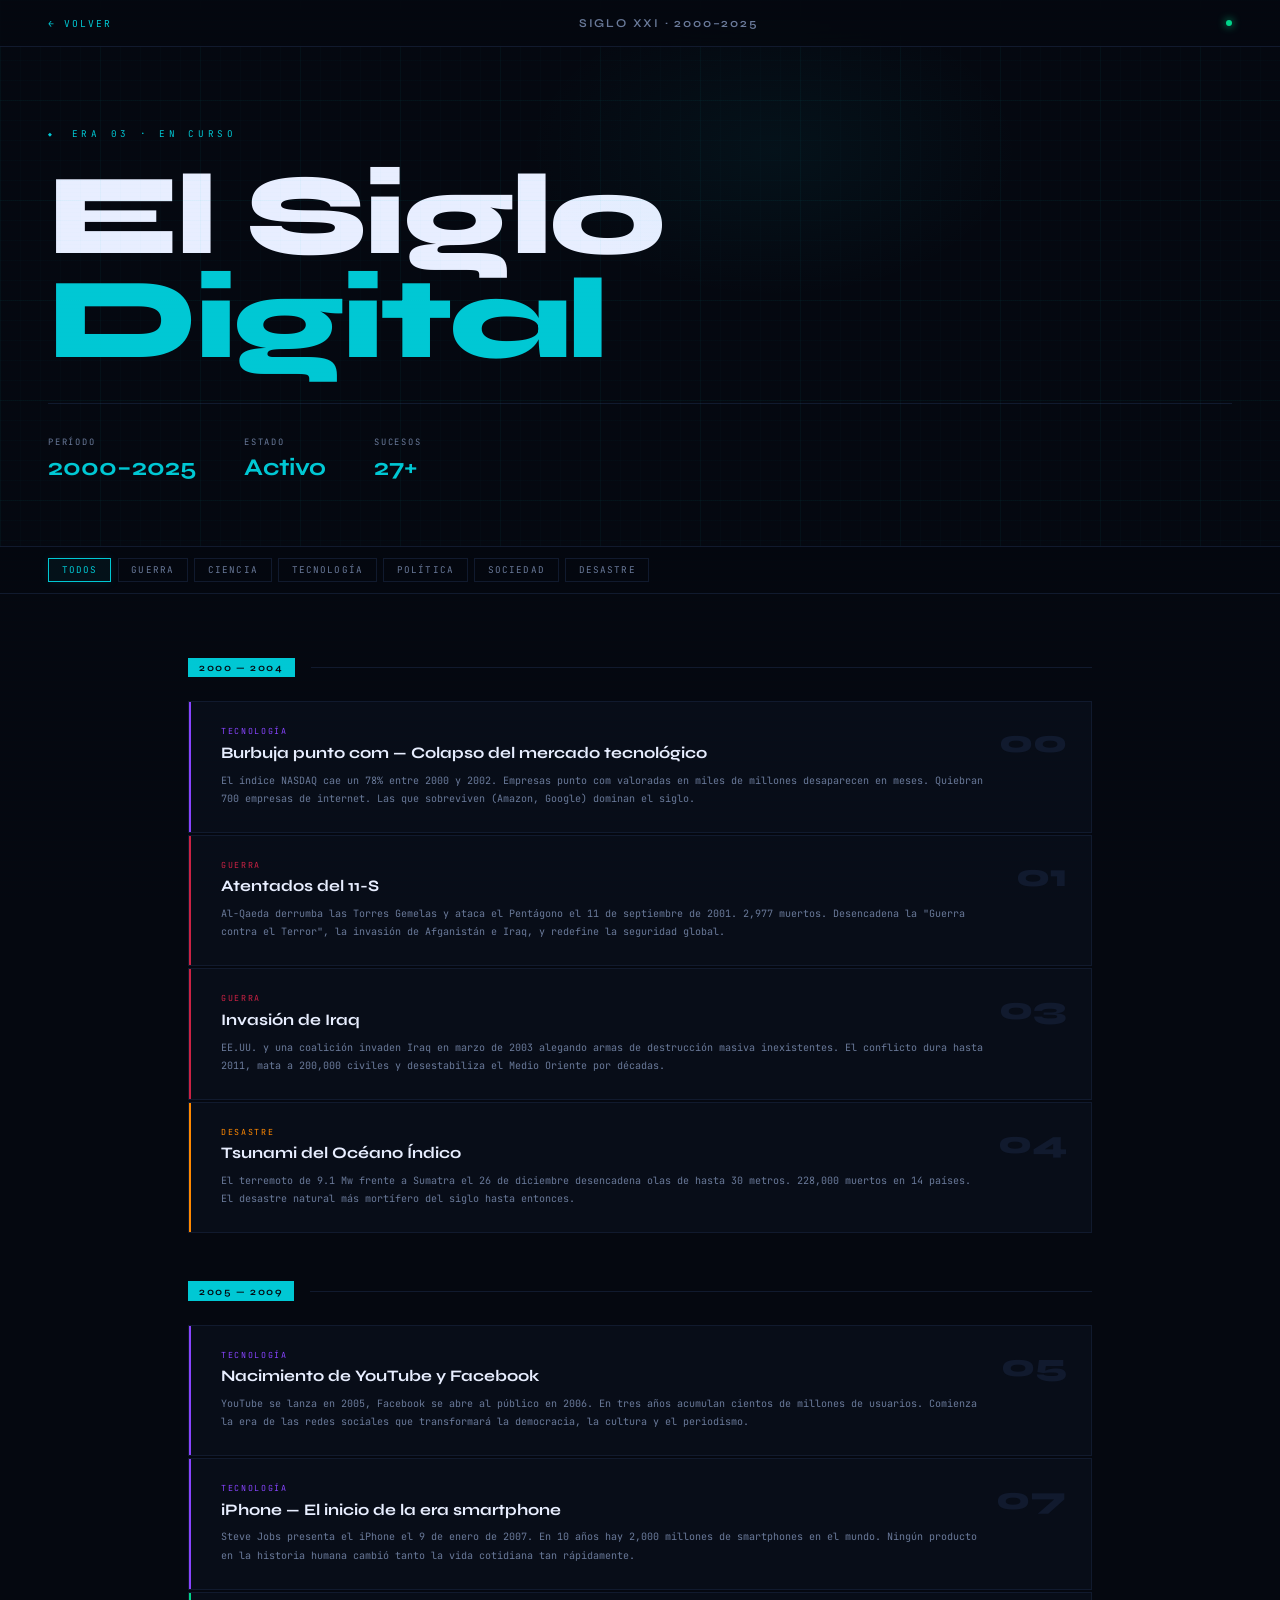
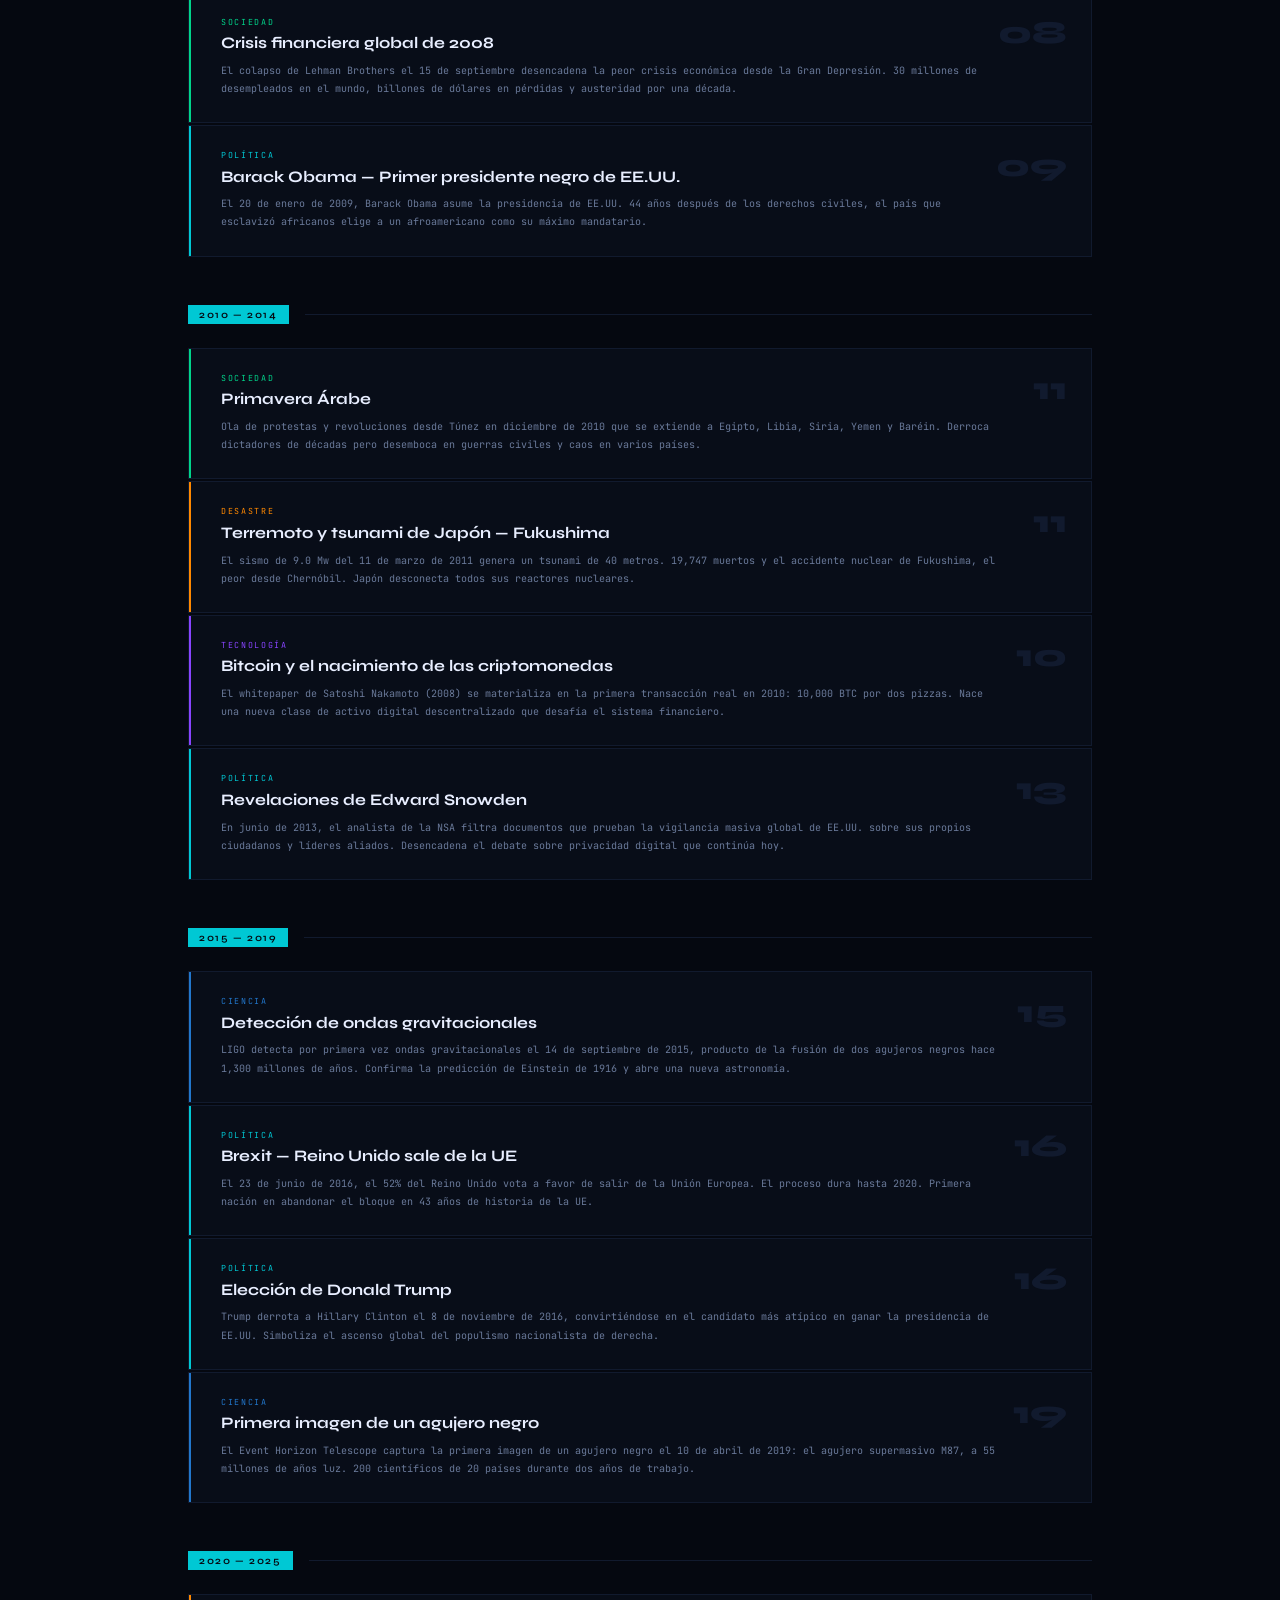
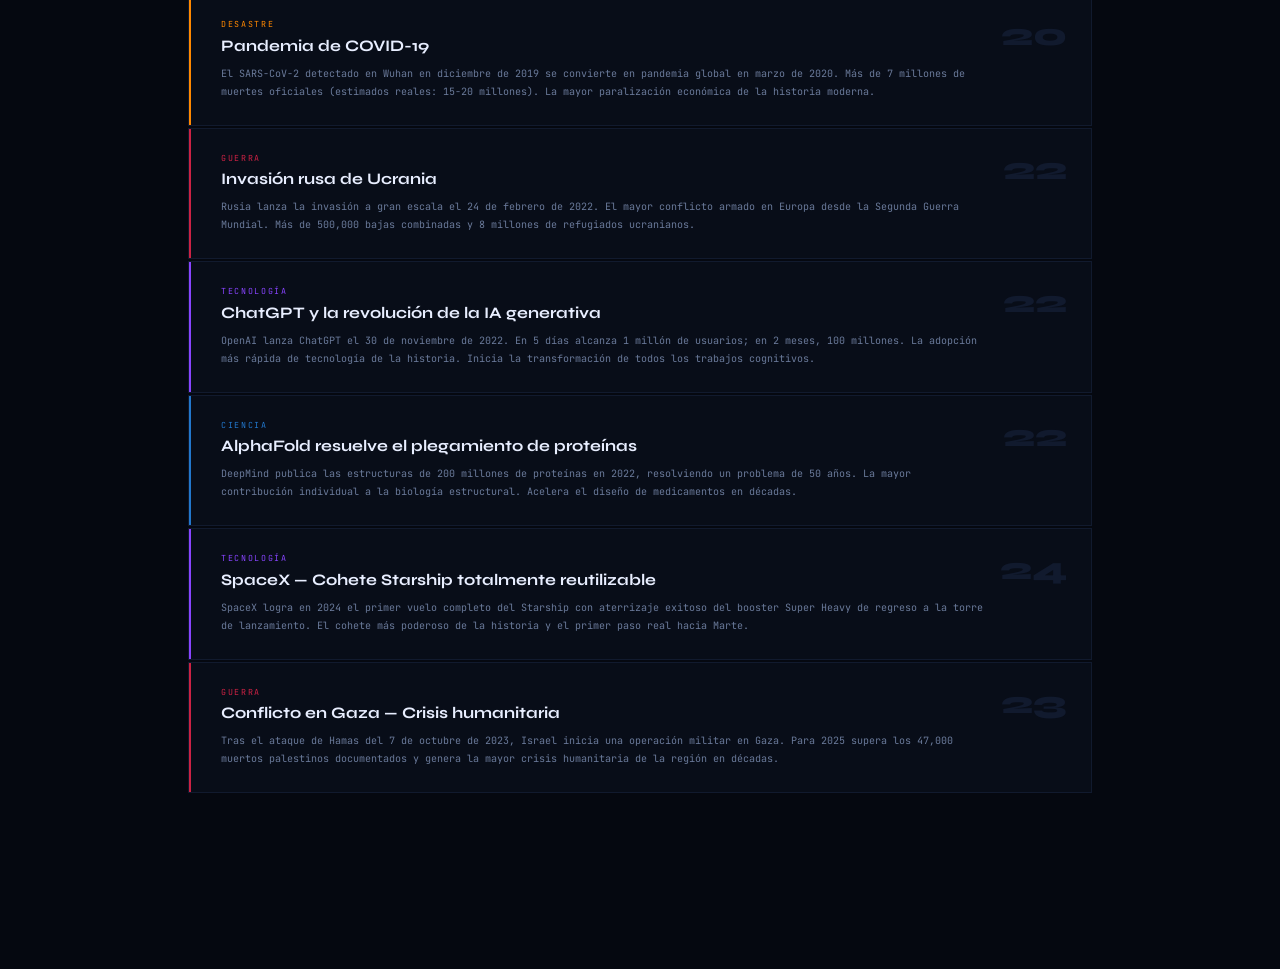
<file: dos siglos de historia/siglo21.html>
<!DOCTYPE html>
<html lang="es">
<head>
<meta charset="UTF-8">
<meta name="viewport" content="width=device-width, initial-scale=1.0">
<title>Siglo XXI · 2000–2025</title>
<link rel="stylesheet" href="21.css">
</head>
<body>

<nav class="page-nav">
  <a href="index.html" class="nav-back">Volver</a>
  <span class="nav-title">Siglo XXI · 2000–2025</span>
  <div class="nav-dot"></div>
</nav>

<section class="era-hero">
  <div class="hero-circuit"></div>
  <div class="hero-glow"></div>
  <p class="era-tag">Era 03 · En curso</p>
  <h1 class="era-title">El Siglo<br><span class="accent">Digital</span></h1>
  <div class="era-stats">
    <div class="era-stat">
      <span>Período</span>
      <strong>2000–2025</strong>
    </div>
    <div class="era-stat">
      <span>Estado</span>
      <strong>Activo</strong>
    </div>
    <div class="era-stat">
      <span>Sucesos</span>
      <strong>27+</strong>
    </div>
  </div>
</section>

<div class="filter-bar">
  <button class="filter-btn active" data-filter="all">Todos</button>
  <button class="filter-btn" data-filter="guerra">Guerra</button>
  <button class="filter-btn" data-filter="ciencia">Ciencia</button>
  <button class="filter-btn" data-filter="tecnologia">Tecnología</button>
  <button class="filter-btn" data-filter="politica">Política</button>
  <button class="filter-btn" data-filter="sociedad">Sociedad</button>
  <button class="filter-btn" data-filter="desastre">Desastre</button>
</div>

<main class="tl-body">

  <!-- 2000-2004 -->
  <div class="year-section reveal" id="s2000">
    <div class="year-header">
      <span class="year-badge">2000 — 2004</span>
      <div class="year-rule"></div>
    </div>
    <div class="event-card reveal" data-cat="tecnologia">
      <div class="card-main">
        <span class="card-cat">Tecnología</span>
        <h2 class="card-title">Burbuja punto com — Colapso del mercado tecnológico</h2>
        <p class="card-desc">El índice NASDAQ cae un 78% entre 2000 y 2002. Empresas punto com valoradas en miles de millones desaparecen en meses. Quiebran 700 empresas de internet. Las que sobreviven (Amazon, Google) dominan el siglo.</p>
      </div>
      <div class="card-year-aside">00</div>
    </div>
    <div class="event-card reveal" data-cat="guerra">
      <div class="card-main">
        <span class="card-cat">Guerra</span>
        <h2 class="card-title">Atentados del 11-S</h2>
        <p class="card-desc">Al-Qaeda derrumba las Torres Gemelas y ataca el Pentágono el 11 de septiembre de 2001. 2,977 muertos. Desencadena la "Guerra contra el Terror", la invasión de Afganistán e Iraq, y redefine la seguridad global.</p>
      </div>
      <div class="card-year-aside">01</div>
    </div>
    <div class="event-card reveal" data-cat="guerra">
      <div class="card-main">
        <span class="card-cat">Guerra</span>
        <h2 class="card-title">Invasión de Iraq</h2>
        <p class="card-desc">EE.UU. y una coalición invaden Iraq en marzo de 2003 alegando armas de destrucción masiva inexistentes. El conflicto dura hasta 2011, mata a 200,000 civiles y desestabiliza el Medio Oriente por décadas.</p>
      </div>
      <div class="card-year-aside">03</div>
    </div>
    <div class="event-card reveal" data-cat="desastre">
      <div class="card-main">
        <span class="card-cat">Desastre</span>
        <h2 class="card-title">Tsunami del Océano Índico</h2>
        <p class="card-desc">El terremoto de 9.1 Mw frente a Sumatra el 26 de diciembre desencadena olas de hasta 30 metros. 228,000 muertos en 14 países. El desastre natural más mortífero del siglo hasta entonces.</p>
      </div>
      <div class="card-year-aside">04</div>
    </div>
  </div>

  <!-- 2005-2009 -->
  <div class="year-section reveal" id="s2005">
    <div class="year-header">
      <span class="year-badge">2005 — 2009</span>
      <div class="year-rule"></div>
    </div>
    <div class="event-card reveal" data-cat="tecnologia">
      <div class="card-main">
        <span class="card-cat">Tecnología</span>
        <h2 class="card-title">Nacimiento de YouTube y Facebook</h2>
        <p class="card-desc">YouTube se lanza en 2005, Facebook se abre al público en 2006. En tres años acumulan cientos de millones de usuarios. Comienza la era de las redes sociales que transformará la democracia, la cultura y el periodismo.</p>
      </div>
      <div class="card-year-aside">05</div>
    </div>
    <div class="event-card reveal" data-cat="tecnologia">
      <div class="card-main">
        <span class="card-cat">Tecnología</span>
        <h2 class="card-title">iPhone — El inicio de la era smartphone</h2>
        <p class="card-desc">Steve Jobs presenta el iPhone el 9 de enero de 2007. En 10 años hay 2,000 millones de smartphones en el mundo. Ningún producto en la historia humana cambió tanto la vida cotidiana tan rápidamente.</p>
      </div>
      <div class="card-year-aside">07</div>
    </div>
    <div class="event-card reveal" data-cat="sociedad">
      <div class="card-main">
        <span class="card-cat">Sociedad</span>
        <h2 class="card-title">Crisis financiera global de 2008</h2>
        <p class="card-desc">El colapso de Lehman Brothers el 15 de septiembre desencadena la peor crisis económica desde la Gran Depresión. 30 millones de desempleados en el mundo, billones de dólares en pérdidas y austeridad por una década.</p>
      </div>
      <div class="card-year-aside">08</div>
    </div>
    <div class="event-card reveal" data-cat="politica">
      <div class="card-main">
        <span class="card-cat">Política</span>
        <h2 class="card-title">Barack Obama — Primer presidente negro de EE.UU.</h2>
        <p class="card-desc">El 20 de enero de 2009, Barack Obama asume la presidencia de EE.UU. 44 años después de los derechos civiles, el país que esclavizó africanos elige a un afroamericano como su máximo mandatario.</p>
      </div>
      <div class="card-year-aside">09</div>
    </div>
  </div>

  <!-- 2010-2014 -->
  <div class="year-section reveal" id="s2010">
    <div class="year-header">
      <span class="year-badge">2010 — 2014</span>
      <div class="year-rule"></div>
    </div>
    <div class="event-card reveal" data-cat="sociedad">
      <div class="card-main">
        <span class="card-cat">Sociedad</span>
        <h2 class="card-title">Primavera Árabe</h2>
        <p class="card-desc">Ola de protestas y revoluciones desde Túnez en diciembre de 2010 que se extiende a Egipto, Libia, Siria, Yemen y Baréin. Derroca dictadores de décadas pero desemboca en guerras civiles y caos en varios países.</p>
      </div>
      <div class="card-year-aside">11</div>
    </div>
    <div class="event-card reveal" data-cat="desastre">
      <div class="card-main">
        <span class="card-cat">Desastre</span>
        <h2 class="card-title">Terremoto y tsunami de Japón — Fukushima</h2>
        <p class="card-desc">El sismo de 9.0 Mw del 11 de marzo de 2011 genera un tsunami de 40 metros. 19,747 muertos y el accidente nuclear de Fukushima, el peor desde Chernóbil. Japón desconecta todos sus reactores nucleares.</p>
      </div>
      <div class="card-year-aside">11</div>
    </div>
    <div class="event-card reveal" data-cat="tecnologia">
      <div class="card-main">
        <span class="card-cat">Tecnología</span>
        <h2 class="card-title">Bitcoin y el nacimiento de las criptomonedas</h2>
        <p class="card-desc">El whitepaper de Satoshi Nakamoto (2008) se materializa en la primera transacción real en 2010: 10,000 BTC por dos pizzas. Nace una nueva clase de activo digital descentralizado que desafía el sistema financiero.</p>
      </div>
      <div class="card-year-aside">10</div>
    </div>
    <div class="event-card reveal" data-cat="politica">
      <div class="card-main">
        <span class="card-cat">Política</span>
        <h2 class="card-title">Revelaciones de Edward Snowden</h2>
        <p class="card-desc">En junio de 2013, el analista de la NSA filtra documentos que prueban la vigilancia masiva global de EE.UU. sobre sus propios ciudadanos y líderes aliados. Desencadena el debate sobre privacidad digital que continúa hoy.</p>
      </div>
      <div class="card-year-aside">13</div>
    </div>
  </div>

  <!-- 2015-2019 -->
  <div class="year-section reveal" id="s2015">
    <div class="year-header">
      <span class="year-badge">2015 — 2019</span>
      <div class="year-rule"></div>
    </div>
    <div class="event-card reveal" data-cat="ciencia">
      <div class="card-main">
        <span class="card-cat">Ciencia</span>
        <h2 class="card-title">Detección de ondas gravitacionales</h2>
        <p class="card-desc">LIGO detecta por primera vez ondas gravitacionales el 14 de septiembre de 2015, producto de la fusión de dos agujeros negros hace 1,300 millones de años. Confirma la predicción de Einstein de 1916 y abre una nueva astronomía.</p>
      </div>
      <div class="card-year-aside">15</div>
    </div>
    <div class="event-card reveal" data-cat="politica">
      <div class="card-main">
        <span class="card-cat">Política</span>
        <h2 class="card-title">Brexit — Reino Unido sale de la UE</h2>
        <p class="card-desc">El 23 de junio de 2016, el 52% del Reino Unido vota a favor de salir de la Unión Europea. El proceso dura hasta 2020. Primera nación en abandonar el bloque en 43 años de historia de la UE.</p>
      </div>
      <div class="card-year-aside">16</div>
    </div>
    <div class="event-card reveal" data-cat="politica">
      <div class="card-main">
        <span class="card-cat">Política</span>
        <h2 class="card-title">Elección de Donald Trump</h2>
        <p class="card-desc">Trump derrota a Hillary Clinton el 8 de noviembre de 2016, convirtiéndose en el candidato más atípico en ganar la presidencia de EE.UU. Simboliza el ascenso global del populismo nacionalista de derecha.</p>
      </div>
      <div class="card-year-aside">16</div>
    </div>
    <div class="event-card reveal" data-cat="ciencia">
      <div class="card-main">
        <span class="card-cat">Ciencia</span>
        <h2 class="card-title">Primera imagen de un agujero negro</h2>
        <p class="card-desc">El Event Horizon Telescope captura la primera imagen de un agujero negro el 10 de abril de 2019: el agujero supermasivo M87, a 55 millones de años luz. 200 científicos de 20 países durante dos años de trabajo.</p>
      </div>
      <div class="card-year-aside">19</div>
    </div>
  </div>

  <!-- 2020-2025 -->
  <div class="year-section reveal" id="s2020">
    <div class="year-header">
      <span class="year-badge">2020 — 2025</span>
      <div class="year-rule"></div>
    </div>
    <div class="event-card reveal" data-cat="desastre">
      <div class="card-main">
        <span class="card-cat">Desastre</span>
        <h2 class="card-title">Pandemia de COVID-19</h2>
        <p class="card-desc">El SARS-CoV-2 detectado en Wuhan en diciembre de 2019 se convierte en pandemia global en marzo de 2020. Más de 7 millones de muertes oficiales (estimados reales: 15-20 millones). La mayor paralización económica de la historia moderna.</p>
      </div>
      <div class="card-year-aside">20</div>
    </div>
    <div class="event-card reveal" data-cat="guerra">
      <div class="card-main">
        <span class="card-cat">Guerra</span>
        <h2 class="card-title">Invasión rusa de Ucrania</h2>
        <p class="card-desc">Rusia lanza la invasión a gran escala el 24 de febrero de 2022. El mayor conflicto armado en Europa desde la Segunda Guerra Mundial. Más de 500,000 bajas combinadas y 8 millones de refugiados ucranianos.</p>
      </div>
      <div class="card-year-aside">22</div>
    </div>
    <div class="event-card reveal" data-cat="tecnologia">
      <div class="card-main">
        <span class="card-cat">Tecnología</span>
        <h2 class="card-title">ChatGPT y la revolución de la IA generativa</h2>
        <p class="card-desc">OpenAI lanza ChatGPT el 30 de noviembre de 2022. En 5 días alcanza 1 millón de usuarios; en 2 meses, 100 millones. La adopción más rápida de tecnología de la historia. Inicia la transformación de todos los trabajos cognitivos.</p>
      </div>
      <div class="card-year-aside">22</div>
    </div>
    <div class="event-card reveal" data-cat="ciencia">
      <div class="card-main">
        <span class="card-cat">Ciencia</span>
        <h2 class="card-title">AlphaFold resuelve el plegamiento de proteínas</h2>
        <p class="card-desc">DeepMind publica las estructuras de 200 millones de proteínas en 2022, resolviendo un problema de 50 años. La mayor contribución individual a la biología estructural. Acelera el diseño de medicamentos en décadas.</p>
      </div>
      <div class="card-year-aside">22</div>
    </div>
    <div class="event-card reveal" data-cat="tecnologia">
      <div class="card-main">
        <span class="card-cat">Tecnología</span>
        <h2 class="card-title">SpaceX — Cohete Starship totalmente reutilizable</h2>
        <p class="card-desc">SpaceX logra en 2024 el primer vuelo completo del Starship con aterrizaje exitoso del booster Super Heavy de regreso a la torre de lanzamiento. El cohete más poderoso de la historia y el primer paso real hacia Marte.</p>
      </div>
      <div class="card-year-aside">24</div>
    </div>
    <div class="event-card reveal" data-cat="guerra">
      <div class="card-main">
        <span class="card-cat">Guerra</span>
        <h2 class="card-title">Conflicto en Gaza — Crisis humanitaria</h2>
        <p class="card-desc">Tras el ataque de Hamas del 7 de octubre de 2023, Israel inicia una operación militar en Gaza. Para 2025 supera los 47,000 muertos palestinos documentados y genera la mayor crisis humanitaria de la región en décadas.</p>
      </div>
      <div class="card-year-aside">23</div>
    </div>
  </div>

</main>

<script>
  // Reveal on scroll
  const obs = new IntersectionObserver(entries => {
    entries.forEach(e => { if (e.isIntersecting) e.target.classList.add('visible'); });
  }, { threshold: 0.08 });
  document.querySelectorAll('.reveal').forEach(el => obs.observe(el));

  // Filter
  const btns = document.querySelectorAll('.filter-btn');
  btns.forEach(btn => {
    btn.addEventListener('click', () => {
      btns.forEach(b => b.classList.remove('active'));
      btn.classList.add('active');
      const f = btn.dataset.filter;
      document.querySelectorAll('.event-card').forEach(card => {
        card.classList.toggle('hidden', f !== 'all' && card.dataset.cat !== f);
      });
      document.querySelectorAll('.year-section').forEach(sec => {
        const visible = sec.querySelectorAll('.event-card:not(.hidden)').length;
        sec.classList.toggle('all-hidden', visible === 0);
      });
    });
  });
</script>

</body>
</html>
</file>
<file: dos siglos de historia/style.css>
@import url('https://fonts.googleapis.com/css2?family=Cormorant+Garamond:wght@300;400;600;700&family=Courier+Prime:wght@400;700&display=swap');

:root {
  --bg: #080808;
  --surface: #101010;
  --border: #1c1c1c;
  --gold: #b8973e;
  --gold-light: #d4b46a;
  --white: #ede8df;
  --muted: #5a5550;
  --red: #8c1f1f;
}

*, *::before, *::after { margin: 0; padding: 0; box-sizing: border-box; }

html { scroll-behavior: smooth; }

body {
  background: var(--bg);
  color: var(--white);
  font-family: 'Courier Prime', monospace;
  min-height: 100vh;
  overflow-x: hidden;
  cursor: crosshair;
}

body::before {
  content: '';
  position: fixed;
  inset: 0;
  background-image: url("data:image/svg+xml,%3Csvg viewBox='0 0 256 256' xmlns='http://www.w3.org/2000/svg'%3E%3Cfilter id='noise'%3E%3CfeTurbulence type='fractalNoise' baseFrequency='0.9' numOctaves='4' stitchTiles='stitch'/%3E%3C/filter%3E%3Crect width='100%25' height='100%25' filter='url(%23noise)' opacity='0.04'/%3E%3C/svg%3E");
  pointer-events: none;
  z-index: 9999;
  opacity: 0.5;
}

.site-header {
  position: fixed;
  top: 0;
  width: 100%;
  z-index: 100;
  display: flex;
  justify-content: space-between;
  align-items: center;
  padding: 1.2rem 3rem;
  border-bottom: 1px solid var(--border);
  background: rgba(8,8,8,0.92);
  backdrop-filter: blur(8px);
}

.site-logo {
  font-family: 'Cormorant Garamond', serif;
  font-size: 1.1rem;
  font-weight: 600;
  letter-spacing: 0.15em;
  color: var(--gold);
  text-decoration: none;
  text-transform: uppercase;
}

.site-nav a {
  font-size: 0.62rem;
  letter-spacing: 0.2em;
  color: var(--muted);
  text-decoration: none;
  text-transform: uppercase;
  margin-left: 2rem;
  transition: color 0.2s;
}

.site-nav a:hover { color: var(--gold); }

.hero {
  min-height: 100vh;
  display: flex;
  align-items: center;
  justify-content: center;
  position: relative;
  overflow: hidden;
}

.hero-grid {
  position: absolute;
  inset: 0;
  background-image:
    linear-gradient(rgba(184,151,62,0.04) 1px, transparent 1px),
    linear-gradient(90deg, rgba(184,151,62,0.04) 1px, transparent 1px);
  background-size: 60px 60px;
}

.hero-years {
  position: absolute;
  inset: 0;
  display: flex;
  justify-content: space-between;
  align-items: center;
  padding: 0 2rem;
  pointer-events: none;
}

.hero-year-ghost {
  font-family: 'Cormorant Garamond', serif;
  font-size: clamp(6rem, 16vw, 16rem);
  font-weight: 700;
  color: transparent;
  -webkit-text-stroke: 1px rgba(184,151,62,0.08);
  line-height: 1;
  user-select: none;
}

.hero-content {
  position: relative;
  z-index: 2;
  text-align: center;
  max-width: 800px;
  padding: 2rem;
}

.hero-eyebrow {
  font-size: 0.6rem;
  letter-spacing: 0.5em;
  color: var(--gold);
  text-transform: uppercase;
  margin-bottom: 2rem;
  opacity: 0;
  animation: riseIn 1s 0.4s forwards;
}

.hero-title {
  font-family: 'Cormorant Garamond', serif;
  font-size: clamp(3.5rem, 9vw, 8rem);
  font-weight: 300;
  line-height: 0.95;
  letter-spacing: -0.02em;
  margin-bottom: 2rem;
  opacity: 0;
  animation: riseIn 1s 0.7s forwards;
}

.hero-title strong {
  font-weight: 700;
  display: block;
  color: var(--gold-light);
}

.hero-line {
  width: 1px;
  height: 60px;
  background: linear-gradient(to bottom, var(--gold), transparent);
  margin: 0 auto 2rem;
  opacity: 0;
  animation: riseIn 1s 1s forwards;
}

.hero-sub {
  font-size: 0.68rem;
  letter-spacing: 0.15em;
  color: var(--muted);
  line-height: 2;
  opacity: 0;
  animation: riseIn 1s 1.1s forwards;
}

.cards-section {
  padding: 8rem 3rem;
  max-width: 1200px;
  margin: 0 auto;
}

.section-label {
  font-size: 0.6rem;
  letter-spacing: 0.4em;
  color: var(--gold);
  text-transform: uppercase;
  margin-bottom: 4rem;
  display: flex;
  align-items: center;
  gap: 1.5rem;
}

.section-label::after {
  content: '';
  flex: 1;
  height: 1px;
  background: var(--border);
}

.era-cards {
  display: grid;
  grid-template-columns: repeat(3, 1fr);
  gap: 1px;
  background: var(--border);
}

.era-card {
  background: var(--surface);
  padding: 3rem 2.5rem;
  text-decoration: none;
  color: inherit;
  display: block;
  position: relative;
  overflow: hidden;
  transition: background 0.4s;
}

.era-card::before {
  content: '';
  position: absolute;
  bottom: 0; left: 0; right: 0;
  height: 2px;
  background: var(--gold);
  transform: scaleX(0);
  transition: transform 0.4s;
}

.era-card:hover { background: #141414; }
.era-card:hover::before { transform: scaleX(1); }

.era-number {
  font-family: 'Cormorant Garamond', serif;
  font-size: 5rem;
  font-weight: 700;
  color: transparent;
  -webkit-text-stroke: 1px var(--border);
  line-height: 1;
  margin-bottom: 2rem;
  transition: -webkit-text-stroke-color 0.4s;
}

.era-card:hover .era-number { -webkit-text-stroke-color: var(--gold); }

.era-period {
  font-size: 0.6rem;
  letter-spacing: 0.25em;
  color: var(--gold);
  text-transform: uppercase;
  margin-bottom: 0.8rem;
}

.era-name {
  font-family: 'Cormorant Garamond', serif;
  font-size: 1.8rem;
  font-weight: 600;
  color: var(--white);
  line-height: 1.2;
  margin-bottom: 1rem;
}

.era-desc {
  font-size: 0.65rem;
  line-height: 1.9;
  color: var(--muted);
}

.era-arrow {
  position: absolute;
  bottom: 2rem;
  right: 2rem;
  font-size: 0.65rem;
  color: var(--gold);
  opacity: 0;
  transform: translateX(-8px);
  transition: opacity 0.3s, transform 0.3s;
}

.era-card:hover .era-arrow { opacity: 1; transform: none; }

.stats-bar {
  border-top: 1px solid var(--border);
  border-bottom: 1px solid var(--border);
  display: grid;
  grid-template-columns: repeat(4, 1fr);
  margin: 0;
}

.stat-item {
  padding: 2.5rem;
  border-right: 1px solid var(--border);
  text-align: center;
}

.stat-item:last-child { border-right: none; }

.stat-number {
  font-family: 'Cormorant Garamond', serif;
  font-size: 3rem;
  font-weight: 700;
  color: var(--gold);
  display: block;
  line-height: 1;
  margin-bottom: 0.5rem;
}

.stat-label {
  font-size: 0.58rem;
  letter-spacing: 0.25em;
  color: var(--muted);
  text-transform: uppercase;
}

footer {
  padding: 3rem;
  text-align: center;
  border-top: 1px solid var(--border);
}

footer p {
  font-size: 0.6rem;
  letter-spacing: 0.2em;
  color: var(--muted);
  text-transform: uppercase;
}

@keyframes riseIn {
  from { opacity: 0; transform: translateY(24px); }
  to { opacity: 1; transform: translateY(0); }
}

@media (max-width: 768px) {
  .site-header { padding: 1rem 1.5rem; }
  .cards-section { padding: 5rem 1.5rem; }
  .era-cards { grid-template-columns: 1fr; }
  .stats-bar { grid-template-columns: repeat(2, 1fr); }
  .hero-years { display: none; }
}
</file>
<file: dos siglos de historia/19.css>
@import url('https://fonts.googleapis.com/css2?family=Playfair+Display:ital,wght@0,400;0,700;0,900;1,400&family=Courier+Prime:wght@400;700&display=swap');

:root {
  --bg: #0c0905;
  --paper: #120f09;
  --border: #2a2218;
  --sepia: #a07840;
  --sepia-light: #c9a06a;
  --rust: #8b3a1a;
  --ink: #e8e0d0;
  --faded: #6b5f4a;
  --dark-faded: #3a3020;
}

*, *::before, *::after { margin: 0; padding: 0; box-sizing: border-box; }

html { scroll-behavior: smooth; }

body {
  background: var(--bg);
  color: var(--ink);
  font-family: 'Courier Prime', monospace;
  overflow-x: hidden;
}

/* TEXTURE */
body::after {
  content: '';
  position: fixed;
  inset: 0;
  background: repeating-linear-gradient(
    0deg,
    transparent,
    transparent 2px,
    rgba(0,0,0,0.03) 2px,
    rgba(0,0,0,0.03) 4px
  );
  pointer-events: none;
  z-index: 9998;
}

/* NAV */
.page-nav {
  position: fixed;
  top: 0; width: 100%;
  z-index: 100;
  background: rgba(12,9,5,0.95);
  border-bottom: 1px solid var(--border);
  padding: 1rem 3rem;
  display: flex;
  justify-content: space-between;
  align-items: center;
  backdrop-filter: blur(6px);
}

.nav-back {
  font-size: 0.6rem;
  letter-spacing: 0.25em;
  color: var(--sepia);
  text-decoration: none;
  text-transform: uppercase;
  display: flex;
  align-items: center;
  gap: 0.6rem;
  transition: gap 0.2s;
}

.nav-back:hover { gap: 1rem; }

.nav-title {
  font-family: 'Playfair Display', serif;
  font-size: 0.9rem;
  font-weight: 400;
  color: var(--faded);
  letter-spacing: 0.1em;
}

/* HERO SIGLO XIX */
.era-hero {
  min-height: 60vh;
  display: flex;
  flex-direction: column;
  align-items: center;
  justify-content: center;
  text-align: center;
  padding: 8rem 2rem 4rem;
  position: relative;
  overflow: hidden;
  border-bottom: 1px solid var(--border);
}

.era-hero::before {
  content: 'XIX';
  position: absolute;
  font-family: 'Playfair Display', serif;
  font-size: clamp(10rem, 30vw, 28rem);
  font-weight: 900;
  color: transparent;
  -webkit-text-stroke: 1px rgba(160,120,64,0.06);
  pointer-events: none;
  user-select: none;
  line-height: 1;
}

.era-tag {
  font-size: 0.58rem;
  letter-spacing: 0.5em;
  color: var(--sepia);
  text-transform: uppercase;
  margin-bottom: 1.5rem;
}

.era-title {
  font-family: 'Playfair Display', serif;
  font-size: clamp(2.5rem, 7vw, 6rem);
  font-weight: 900;
  line-height: 1;
  letter-spacing: -0.02em;
  margin-bottom: 1rem;
}

.era-title em {
  font-style: italic;
  color: var(--sepia-light);
}

.era-dates {
  font-size: 0.65rem;
  letter-spacing: 0.3em;
  color: var(--faded);
  margin-top: 1rem;
}

/* TIMELINE BODY */
.tl-body {
  max-width: 960px;
  margin: 0 auto;
  padding: 5rem 2rem 8rem;
}

/* Decade group */
.decade-group {
  margin-bottom: 4rem;
  position: relative;
}

.decade-header {
  display: flex;
  align-items: center;
  gap: 1.5rem;
  margin-bottom: 2rem;
  padding-bottom: 1rem;
  border-bottom: 1px solid var(--border);
}

.decade-label {
  font-family: 'Playfair Display', serif;
  font-size: 2.5rem;
  font-weight: 700;
  color: var(--sepia);
  line-height: 1;
}

.decade-rule {
  flex: 1;
  height: 1px;
  background: var(--border);
}

.decade-count {
  font-size: 0.58rem;
  letter-spacing: 0.2em;
  color: var(--dark-faded);
  text-transform: uppercase;
}

/* Event row */
.event-row {
  display: grid;
  grid-template-columns: 80px 1fr;
  gap: 2rem;
  padding: 1.5rem 0;
  border-bottom: 1px solid var(--border);
  position: relative;
  transition: background 0.3s;
}

.event-row:last-child { border-bottom: none; }
.event-row:hover { background: rgba(160,120,64,0.03); }

.event-year {
  font-family: 'Playfair Display', serif;
  font-size: 1.4rem;
  font-weight: 700;
  color: var(--sepia);
  line-height: 1;
  padding-top: 0.2rem;
  text-align: right;
  position: relative;
}

.event-year::after {
  content: '';
  position: absolute;
  right: -1.2rem;
  top: 0.6rem;
  width: 6px;
  height: 6px;
  border-radius: 50%;
  border: 1px solid var(--sepia);
  background: var(--bg);
}

.event-body { padding-left: 0.5rem; }

.event-cat {
  font-size: 0.55rem;
  letter-spacing: 0.2em;
  text-transform: uppercase;
  margin-bottom: 0.4rem;
  display: inline-block;
  padding: 0.15rem 0.5rem;
  border: 1px solid;
}

.event-cat.guerra { color: #8b3a1a; border-color: #8b3a1a; }
.event-cat.politica { color: var(--sepia); border-color: var(--sepia); }
.event-cat.ciencia { color: #5a8a7a; border-color: #5a8a7a; }
.event-cat.tecnologia { color: #7a6a9a; border-color: #7a6a9a; }
.event-cat.sociedad { color: #6a8a5a; border-color: #6a8a5a; }
.event-cat.desastre { color: #9a6a3a; border-color: #9a6a3a; }

.event-title {
  font-family: 'Playfair Display', serif;
  font-size: 1.15rem;
  font-weight: 700;
  color: var(--ink);
  line-height: 1.3;
  margin-bottom: 0.5rem;
}

.event-desc {
  font-size: 0.68rem;
  line-height: 1.9;
  color: var(--faded);
}

/* REVEAL */
.reveal {
  opacity: 0;
  transform: translateY(12px);
  transition: opacity 0.5s, transform 0.5s;
}

.reveal.visible { opacity: 1; transform: none; }

/* RESPONSIVE */
@media (max-width: 600px) {
  .page-nav { padding: 0.8rem 1.2rem; }
  .tl-body { padding: 3rem 1.2rem 6rem; }
  .event-row { grid-template-columns: 55px 1fr; gap: 1rem; }
  .decade-label { font-size: 1.8rem; }
}
</file>
<file: dos siglos de historia/20.css>
@import url('https://fonts.googleapis.com/css2?family=Bebas+Neue&family=IBM+Plex+Mono:wght@300;400;600&display=swap');

:root {
  --bg: #0e0e0e;
  --surface: #161616;
  --border: #222;
  --red: #cc2200;
  --red-dim: #661100;
  --white: #f0ece2;
  --muted: #555;
  --yellow: #d4a800;
}

*, *::before, *::after { margin: 0; padding: 0; box-sizing: border-box; }

html { scroll-behavior: smooth; }

body {
  background: var(--bg);
  color: var(--white);
  font-family: 'IBM Plex Mono', monospace;
  overflow-x: hidden;
}

/* NAV */
.page-nav {
  position: fixed;
  top: 0; width: 100%;
  z-index: 100;
  background: var(--bg);
  border-bottom: 2px solid var(--red);
  padding: 1rem 3rem;
  display: flex;
  justify-content: space-between;
  align-items: center;
}

.nav-back {
  font-size: 0.6rem;
  letter-spacing: 0.2em;
  color: var(--red);
  text-decoration: none;
  text-transform: uppercase;
  transition: letter-spacing 0.2s;
}

.nav-back:hover { letter-spacing: 0.4em; }

.nav-title {
  font-family: 'Bebas Neue', sans-serif;
  font-size: 1.2rem;
  letter-spacing: 0.2em;
  color: var(--muted);
}

/* HERO */
.era-hero {
  padding: 10rem 3rem 5rem;
  position: relative;
  overflow: hidden;
  border-bottom: 2px solid var(--border);
}

.hero-bg-text {
  position: absolute;
  top: 50%; left: 50%;
  transform: translate(-50%, -50%);
  font-family: 'Bebas Neue', sans-serif;
  font-size: clamp(12rem, 35vw, 32rem);
  color: transparent;
  -webkit-text-stroke: 2px rgba(204,34,0,0.06);
  pointer-events: none;
  user-select: none;
  white-space: nowrap;
  line-height: 1;
}

.era-tag {
  font-size: 0.58rem;
  letter-spacing: 0.5em;
  color: var(--red);
  text-transform: uppercase;
  margin-bottom: 1rem;
  display: block;
}

.era-title {
  font-family: 'Bebas Neue', sans-serif;
  font-size: clamp(4rem, 12vw, 11rem);
  line-height: 0.9;
  letter-spacing: 0.02em;
  position: relative;
}

.era-title .accent { color: var(--red); }

.era-meta {
  display: flex;
  align-items: center;
  gap: 2rem;
  margin-top: 2rem;
}

.era-dates {
  font-size: 0.65rem;
  letter-spacing: 0.2em;
  color: var(--muted);
}

.era-divider {
  flex: 1;
  height: 1px;
  background: var(--border);
  max-width: 200px;
}

/* BODY */
.tl-body {
  max-width: 1000px;
  margin: 0 auto;
  padding: 5rem 3rem 8rem;
}

/* Decade */
.decade-group { margin-bottom: 5rem; }

.decade-header {
  display: grid;
  grid-template-columns: auto 1fr auto;
  align-items: center;
  gap: 1.5rem;
  margin-bottom: 2.5rem;
}

.decade-label {
  font-family: 'Bebas Neue', sans-serif;
  font-size: 3.5rem;
  color: var(--red);
  line-height: 1;
  letter-spacing: 0.05em;
}

.decade-rule { height: 2px; background: var(--border); }

.decade-count {
  font-size: 0.55rem;
  letter-spacing: 0.2em;
  color: var(--muted);
  text-transform: uppercase;
}

/* Cards grid */
.events-grid {
  display: grid;
  grid-template-columns: repeat(auto-fill, minmax(280px, 1fr));
  gap: 2px;
  background: var(--border);
}

.event-card {
  background: var(--surface);
  padding: 1.8rem;
  position: relative;
  overflow: hidden;
  transition: background 0.2s;
}

.event-card::after {
  content: '';
  position: absolute;
  top: 0; left: 0;
  width: 100%;
  height: 3px;
}

.event-card[data-cat="guerra"]::after { background: var(--red); }
.event-card[data-cat="ciencia"]::after { background: #2277cc; }
.event-card[data-cat="politica"]::after { background: var(--yellow); }
.event-card[data-cat="sociedad"]::after { background: #228855; }
.event-card[data-cat="tecnologia"]::after { background: #7755cc; }
.event-card[data-cat="desastre"]::after { background: #cc7700; }

.event-card:hover { background: #1a1a1a; }

.card-year {
  font-family: 'Bebas Neue', sans-serif;
  font-size: 2.2rem;
  color: var(--muted);
  line-height: 1;
  margin-bottom: 0.8rem;
  transition: color 0.2s;
}

.event-card:hover .card-year { color: var(--white); }

.card-cat {
  font-size: 0.52rem;
  letter-spacing: 0.2em;
  text-transform: uppercase;
  margin-bottom: 0.6rem;
  display: block;
}

[data-cat="guerra"] .card-cat { color: var(--red); }
[data-cat="ciencia"] .card-cat { color: #2277cc; }
[data-cat="politica"] .card-cat { color: var(--yellow); }
[data-cat="sociedad"] .card-cat { color: #228855; }
[data-cat="tecnologia"] .card-cat { color: #7755cc; }
[data-cat="desastre"] .card-cat { color: #cc7700; }

.card-title {
  font-family: 'Bebas Neue', sans-serif;
  font-size: 1.3rem;
  letter-spacing: 0.05em;
  color: var(--white);
  line-height: 1.2;
  margin-bottom: 0.8rem;
}

.card-desc {
  font-size: 0.64rem;
  line-height: 1.8;
  color: var(--muted);
}

/* FILTER BAR */
.filter-bar {
  position: sticky;
  top: 58px;
  z-index: 90;
  background: var(--bg);
  border-bottom: 1px solid var(--border);
  padding: 0.8rem 3rem;
  display: flex;
  gap: 0.4rem;
  flex-wrap: wrap;
}

.filter-btn {
  background: transparent;
  border: 1px solid var(--border);
  color: var(--muted);
  font-family: 'IBM Plex Mono', monospace;
  font-size: 0.58rem;
  letter-spacing: 0.15em;
  padding: 0.3rem 0.7rem;
  cursor: pointer;
  transition: all 0.15s;
  text-transform: uppercase;
}

.filter-btn:hover,
.filter-btn.active {
  border-color: var(--red);
  color: var(--red);
  background: rgba(204,34,0,0.05);
}

.filter-btn.active { font-weight: 600; }

/* Hidden */
.event-card.hidden { display: none; }
.decade-group.all-hidden { display: none; }

/* REVEAL */
.reveal { opacity: 0; transform: translateY(10px); transition: opacity 0.4s, transform 0.4s; }
.reveal.visible { opacity: 1; transform: none; }

/* RESPONSIVE */
@media (max-width: 600px) {
  .page-nav, .filter-bar, .tl-body { padding-left: 1.2rem; padding-right: 1.2rem; }
  .events-grid { grid-template-columns: 1fr; }
}
</file>
<file: dos siglos de historia/21.css>
@import url('https://fonts.googleapis.com/css2?family=Syne:wght@400;600;700;800&family=JetBrains+Mono:wght@300;400;600&display=swap');

:root {
  --bg: #050810;
  --surface: #080d18;
  --border: #111a2e;
  --cyan: #00c8d4;
  --cyan-dim: #005f66;
  --blue: #1a4fff;
  --white: #e8eeff;
  --muted: #3a4a6a;
  --muted-light: #6a7a9a;
  --green: #00d48a;
}

*, *::before, *::after { margin: 0; padding: 0; box-sizing: border-box; }

html { scroll-behavior: smooth; }

body {
  background: var(--bg);
  color: var(--white);
  font-family: 'JetBrains Mono', monospace;
  overflow-x: hidden;
}

/* SCANLINE */
body::before {
  content: '';
  position: fixed;
  inset: 0;
  background: repeating-linear-gradient(
    0deg,
    transparent,
    transparent 3px,
    rgba(0,200,212,0.008) 3px,
    rgba(0,200,212,0.008) 4px
  );
  pointer-events: none;
  z-index: 9998;
}

/* NAV */
.page-nav {
  position: fixed;
  top: 0; width: 100%;
  z-index: 100;
  background: rgba(5,8,16,0.9);
  border-bottom: 1px solid var(--border);
  padding: 1rem 3rem;
  display: flex;
  justify-content: space-between;
  align-items: center;
  backdrop-filter: blur(10px);
}

.nav-back {
  font-size: 0.6rem;
  letter-spacing: 0.2em;
  color: var(--cyan);
  text-decoration: none;
  text-transform: uppercase;
  display: flex;
  align-items: center;
  gap: 0.5rem;
}

.nav-back::before { content: '←'; }
.nav-back:hover { text-shadow: 0 0 8px var(--cyan); }

.nav-title {
  font-family: 'Syne', sans-serif;
  font-size: 0.75rem;
  font-weight: 600;
  letter-spacing: 0.15em;
  color: var(--muted-light);
  text-transform: uppercase;
}

.nav-dot {
  width: 6px;
  height: 6px;
  border-radius: 50%;
  background: var(--green);
  box-shadow: 0 0 8px var(--green);
  animation: pulse 2s infinite;
}

/* HERO */
.era-hero {
  padding: 8rem 3rem 4rem;
  position: relative;
  overflow: hidden;
  border-bottom: 1px solid var(--border);
}

.hero-circuit {
  position: absolute;
  inset: 0;
  background-image:
    linear-gradient(rgba(0,200,212,0.03) 1px, transparent 1px),
    linear-gradient(90deg, rgba(0,200,212,0.03) 1px, transparent 1px),
    linear-gradient(rgba(0,200,212,0.015) 1px, transparent 1px),
    linear-gradient(90deg, rgba(0,200,212,0.015) 1px, transparent 1px);
  background-size: 100px 100px, 100px 100px, 20px 20px, 20px 20px;
  pointer-events: none;
}

.hero-glow {
  position: absolute;
  top: 0; right: 20%;
  width: 500px;
  height: 300px;
  background: radial-gradient(ellipse, rgba(0,200,212,0.05) 0%, transparent 70%);
  pointer-events: none;
}

.era-tag {
  font-size: 0.58rem;
  letter-spacing: 0.4em;
  color: var(--cyan);
  text-transform: uppercase;
  margin-bottom: 1.5rem;
  display: flex;
  align-items: center;
  gap: 1rem;
}

.era-tag::before {
  content: '◆';
  font-size: 0.4rem;
  animation: pulse 1.5s infinite;
}

.era-title {
  font-family: 'Syne', sans-serif;
  font-size: clamp(3rem, 9vw, 8rem);
  font-weight: 800;
  line-height: 0.9;
  letter-spacing: -0.03em;
  margin-bottom: 2rem;
}

.era-title .accent { color: var(--cyan); }
.era-title .accent2 { color: var(--blue); }

.era-stats {
  display: flex;
  gap: 3rem;
  margin-top: 2rem;
  padding-top: 2rem;
  border-top: 1px solid var(--border);
}

.era-stat span {
  display: block;
  font-size: 0.55rem;
  letter-spacing: 0.2em;
  color: var(--muted-light);
  text-transform: uppercase;
  margin-bottom: 0.3rem;
}

.era-stat strong {
  font-family: 'Syne', sans-serif;
  font-size: 1.5rem;
  font-weight: 700;
  color: var(--cyan);
}

/* FILTER */
.filter-bar {
  position: sticky;
  top: 58px;
  z-index: 90;
  background: rgba(5,8,16,0.95);
  border-bottom: 1px solid var(--border);
  padding: 0.7rem 3rem;
  display: flex;
  gap: 0.4rem;
  flex-wrap: wrap;
  backdrop-filter: blur(8px);
}

.filter-btn {
  background: transparent;
  border: 1px solid var(--border);
  color: var(--muted-light);
  font-family: 'JetBrains Mono', monospace;
  font-size: 0.58rem;
  letter-spacing: 0.12em;
  padding: 0.3rem 0.8rem;
  cursor: pointer;
  transition: all 0.15s;
  text-transform: uppercase;
}

.filter-btn:hover,
.filter-btn.active {
  border-color: var(--cyan);
  color: var(--cyan);
  background: rgba(0,200,212,0.05);
  box-shadow: 0 0 10px rgba(0,200,212,0.1);
}

/* BODY */
.tl-body {
  max-width: 1000px;
  margin: 0 auto;
  padding: 4rem 3rem 8rem;
}

.year-section { margin-bottom: 3rem; }

.year-header {
  display: flex;
  align-items: center;
  gap: 1rem;
  margin-bottom: 1.5rem;
}

.year-badge {
  font-family: 'Syne', sans-serif;
  font-size: 0.65rem;
  font-weight: 600;
  letter-spacing: 0.15em;
  color: var(--bg);
  background: var(--cyan);
  padding: 0.2rem 0.7rem;
}

.year-rule { flex: 1; height: 1px; background: var(--border); }

/* Event card */
.event-card {
  background: var(--surface);
  border: 1px solid var(--border);
  padding: 1.5rem;
  margin-bottom: 2px;
  position: relative;
  display: grid;
  grid-template-columns: 1fr auto;
  gap: 1rem;
  transition: border-color 0.2s, background 0.2s;
}

.event-card::before {
  content: '';
  position: absolute;
  left: 0; top: 0; bottom: 0;
  width: 2px;
}

.event-card[data-cat="guerra"]::before { background: #cc2244; }
.event-card[data-cat="ciencia"]::before { background: #2277cc; }
.event-card[data-cat="politica"]::before { background: var(--cyan); }
.event-card[data-cat="sociedad"]::before { background: var(--green); }
.event-card[data-cat="tecnologia"]::before { background: #8844ff; }
.event-card[data-cat="desastre"]::before { background: #ff8800; }

.event-card:hover {
  border-color: var(--cyan-dim);
  background: #0a101e;
}

.card-main { padding-left: 0.5rem; }

.card-cat {
  font-size: 0.52rem;
  letter-spacing: 0.2em;
  text-transform: uppercase;
  margin-bottom: 0.4rem;
  display: block;
}

[data-cat="guerra"] .card-cat { color: #cc2244; }
[data-cat="ciencia"] .card-cat { color: #2277cc; }
[data-cat="politica"] .card-cat { color: var(--cyan); }
[data-cat="sociedad"] .card-cat { color: var(--green); }
[data-cat="tecnologia"] .card-cat { color: #8844ff; }
[data-cat="desastre"] .card-cat { color: #ff8800; }

.card-title {
  font-family: 'Syne', sans-serif;
  font-size: 1rem;
  font-weight: 700;
  color: var(--white);
  line-height: 1.3;
  margin-bottom: 0.5rem;
}

.card-desc {
  font-size: 0.63rem;
  line-height: 1.8;
  color: var(--muted-light);
}

.card-year-aside {
  font-family: 'Syne', sans-serif;
  font-size: 2rem;
  font-weight: 800;
  color: var(--border);
  line-height: 1;
  align-self: start;
  transition: color 0.2s;
}

.event-card:hover .card-year-aside { color: var(--cyan-dim); }

/* Hidden */
.event-card.hidden { display: none; }
.year-section.all-hidden { display: none; }

/* REVEAL */
.reveal { opacity: 0; transform: translateY(10px); transition: opacity 0.4s, transform 0.4s; }
.reveal.visible { opacity: 1; transform: none; }

/* ANIMATIONS */
@keyframes pulse {
  0%, 100% { opacity: 1; }
  50% { opacity: 0.4; }
}

/* RESPONSIVE */
@media (max-width: 600px) {
  .page-nav, .filter-bar, .tl-body { padding-left: 1.2rem; padding-right: 1.2rem; }
  .event-card { grid-template-columns: 1fr; }
  .card-year-aside { display: none; }
  .era-stats { flex-wrap: wrap; gap: 1.5rem; }
}
</file>
